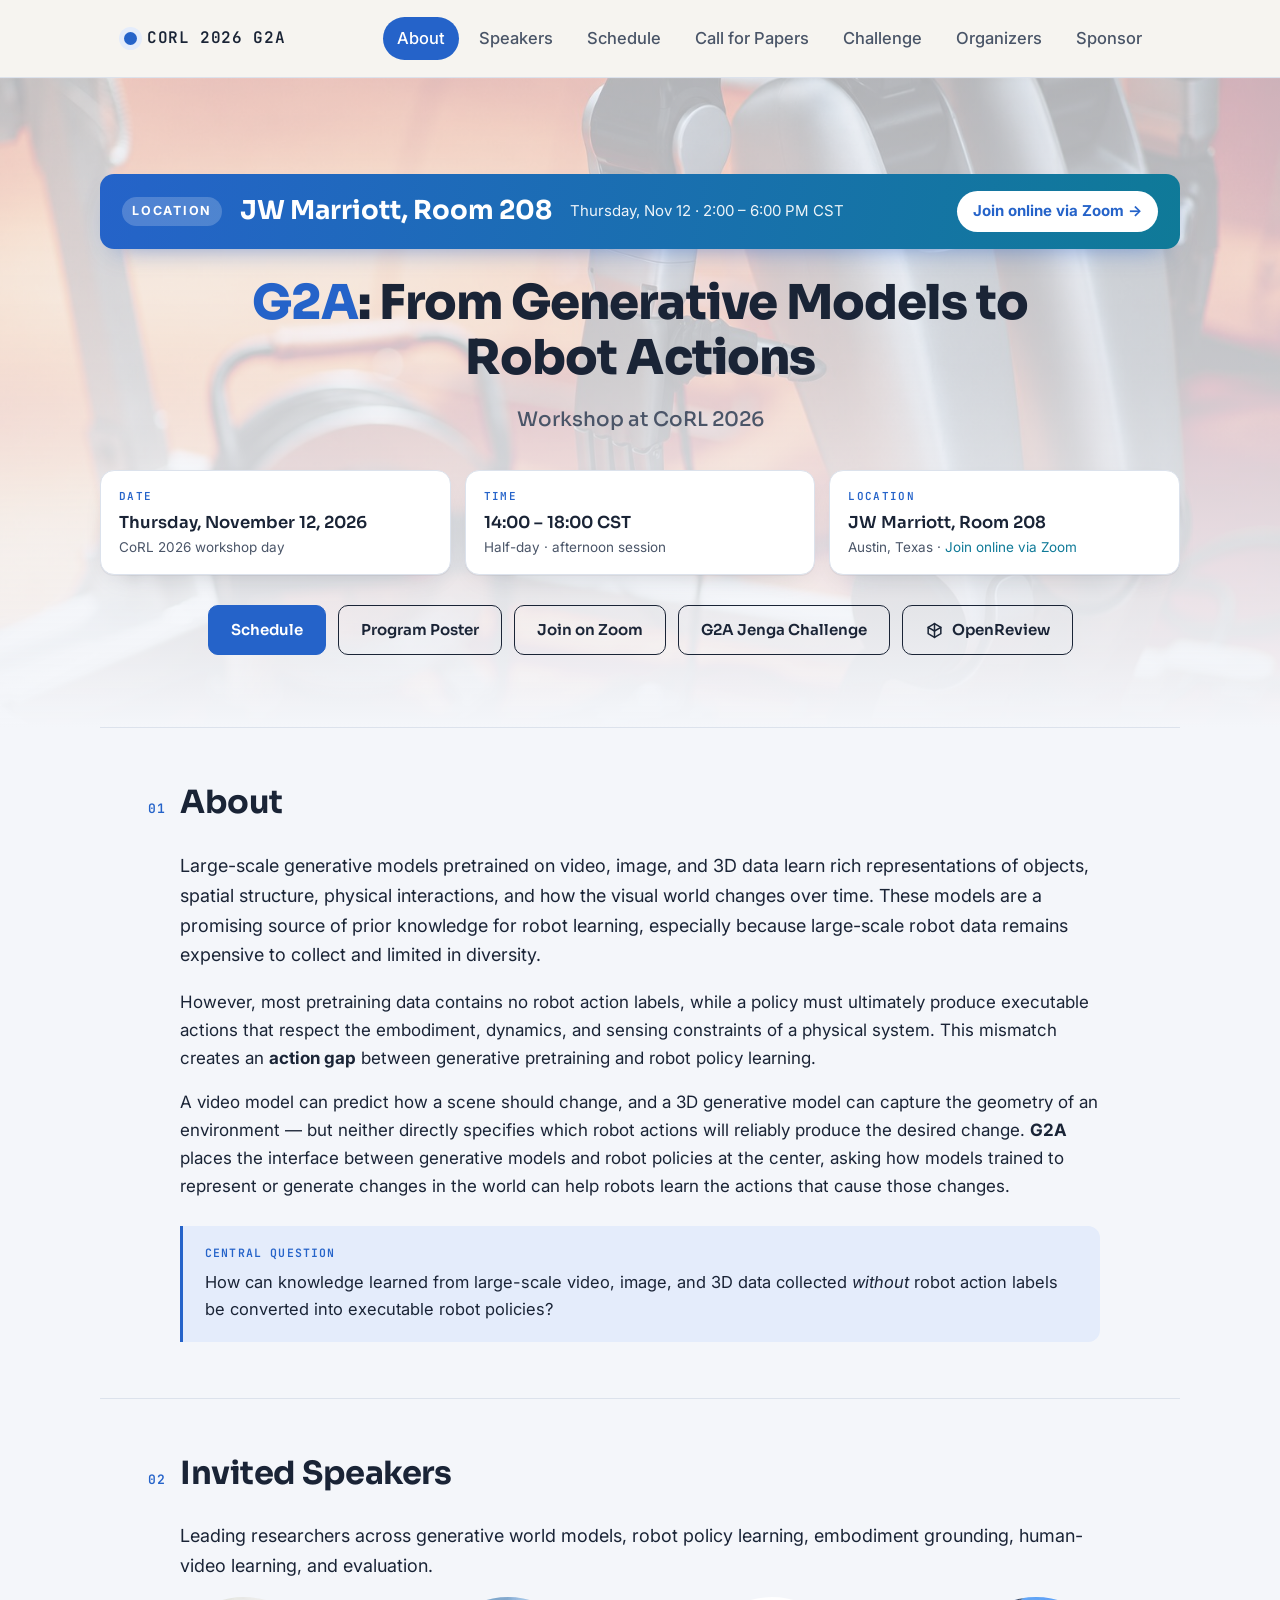
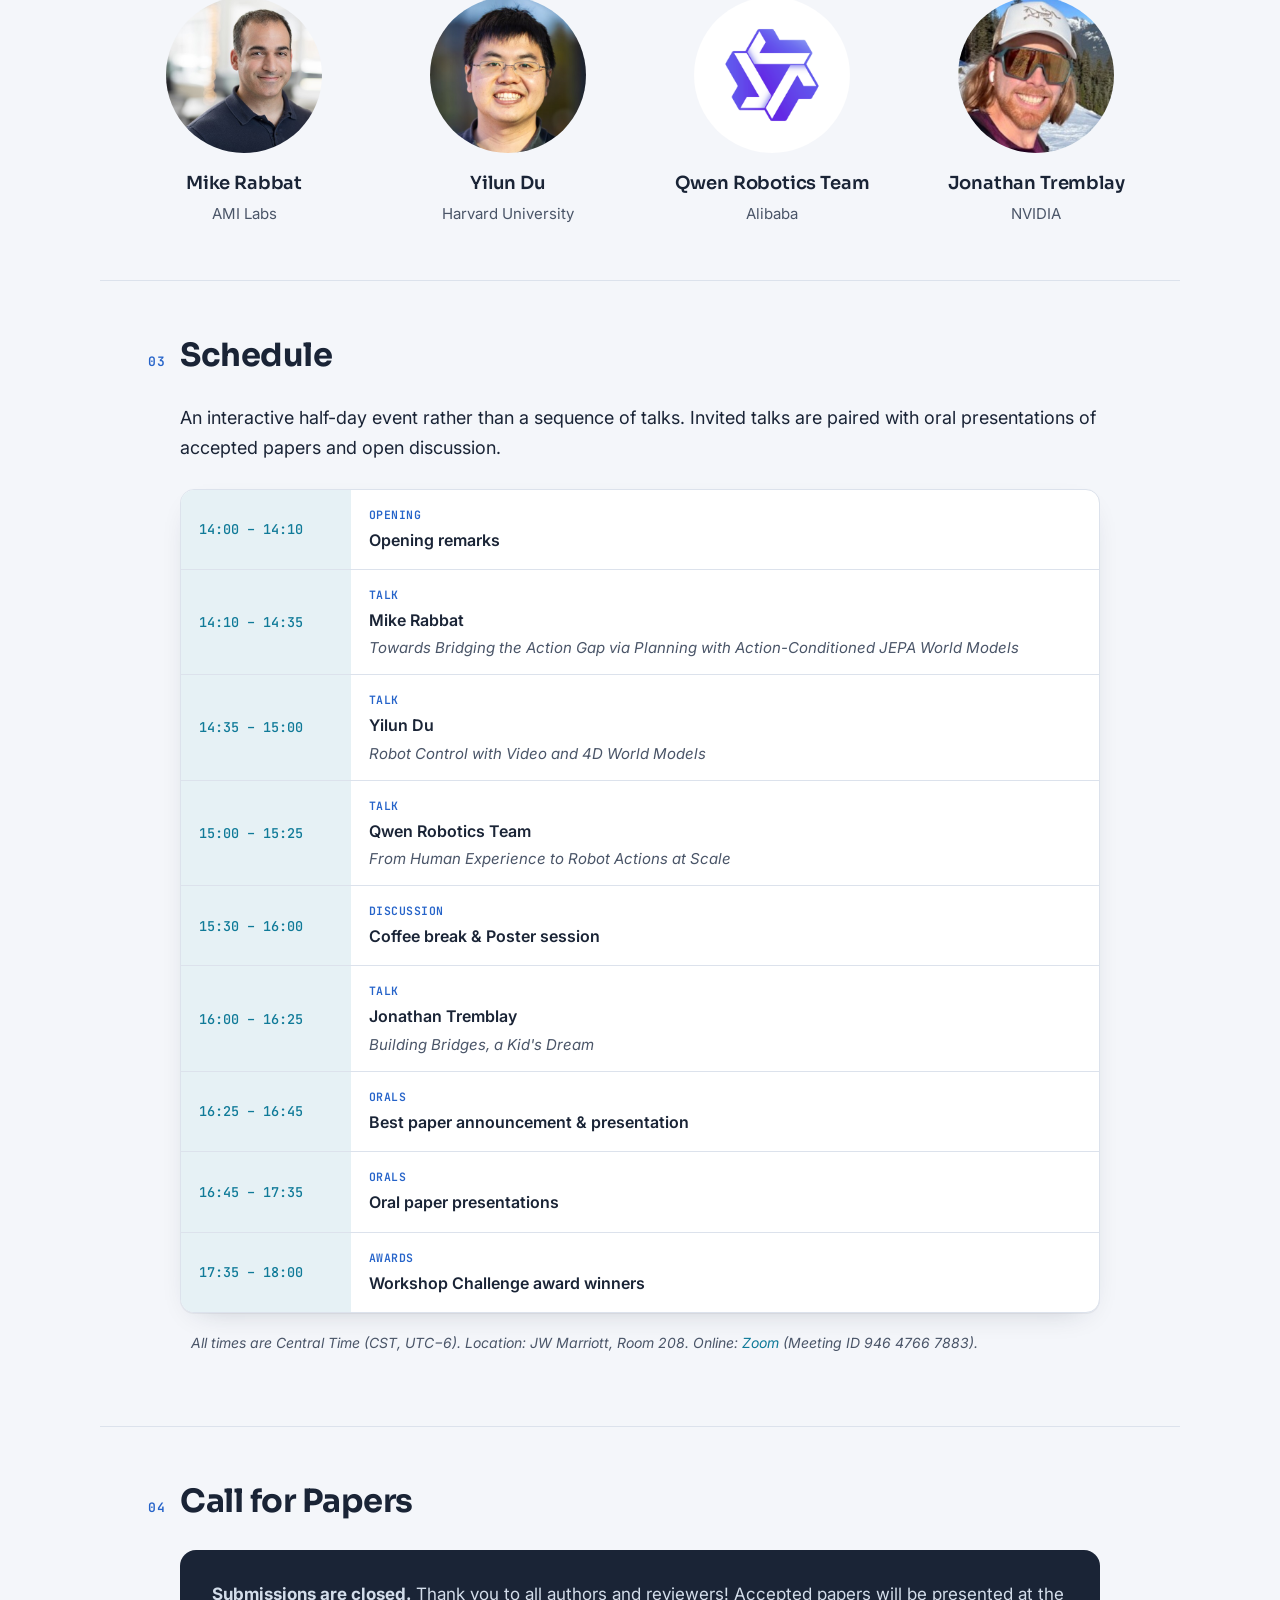
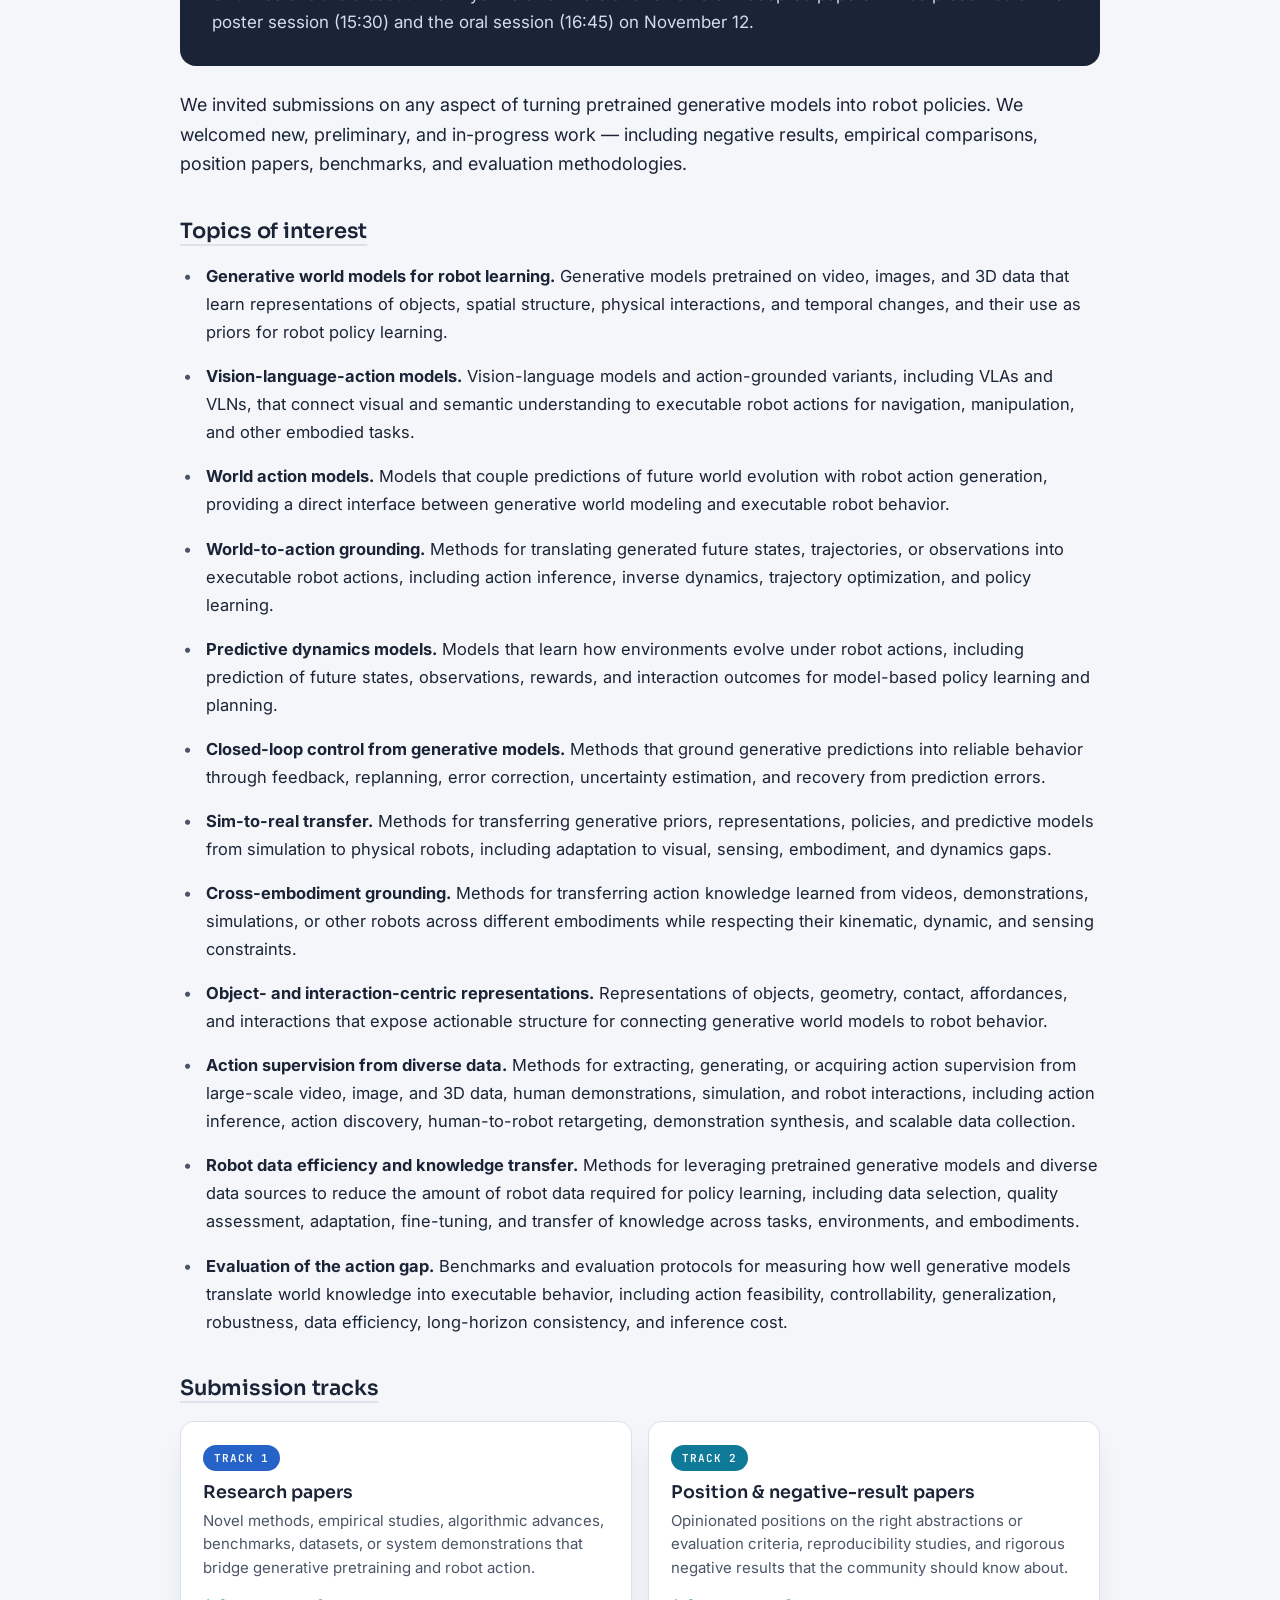
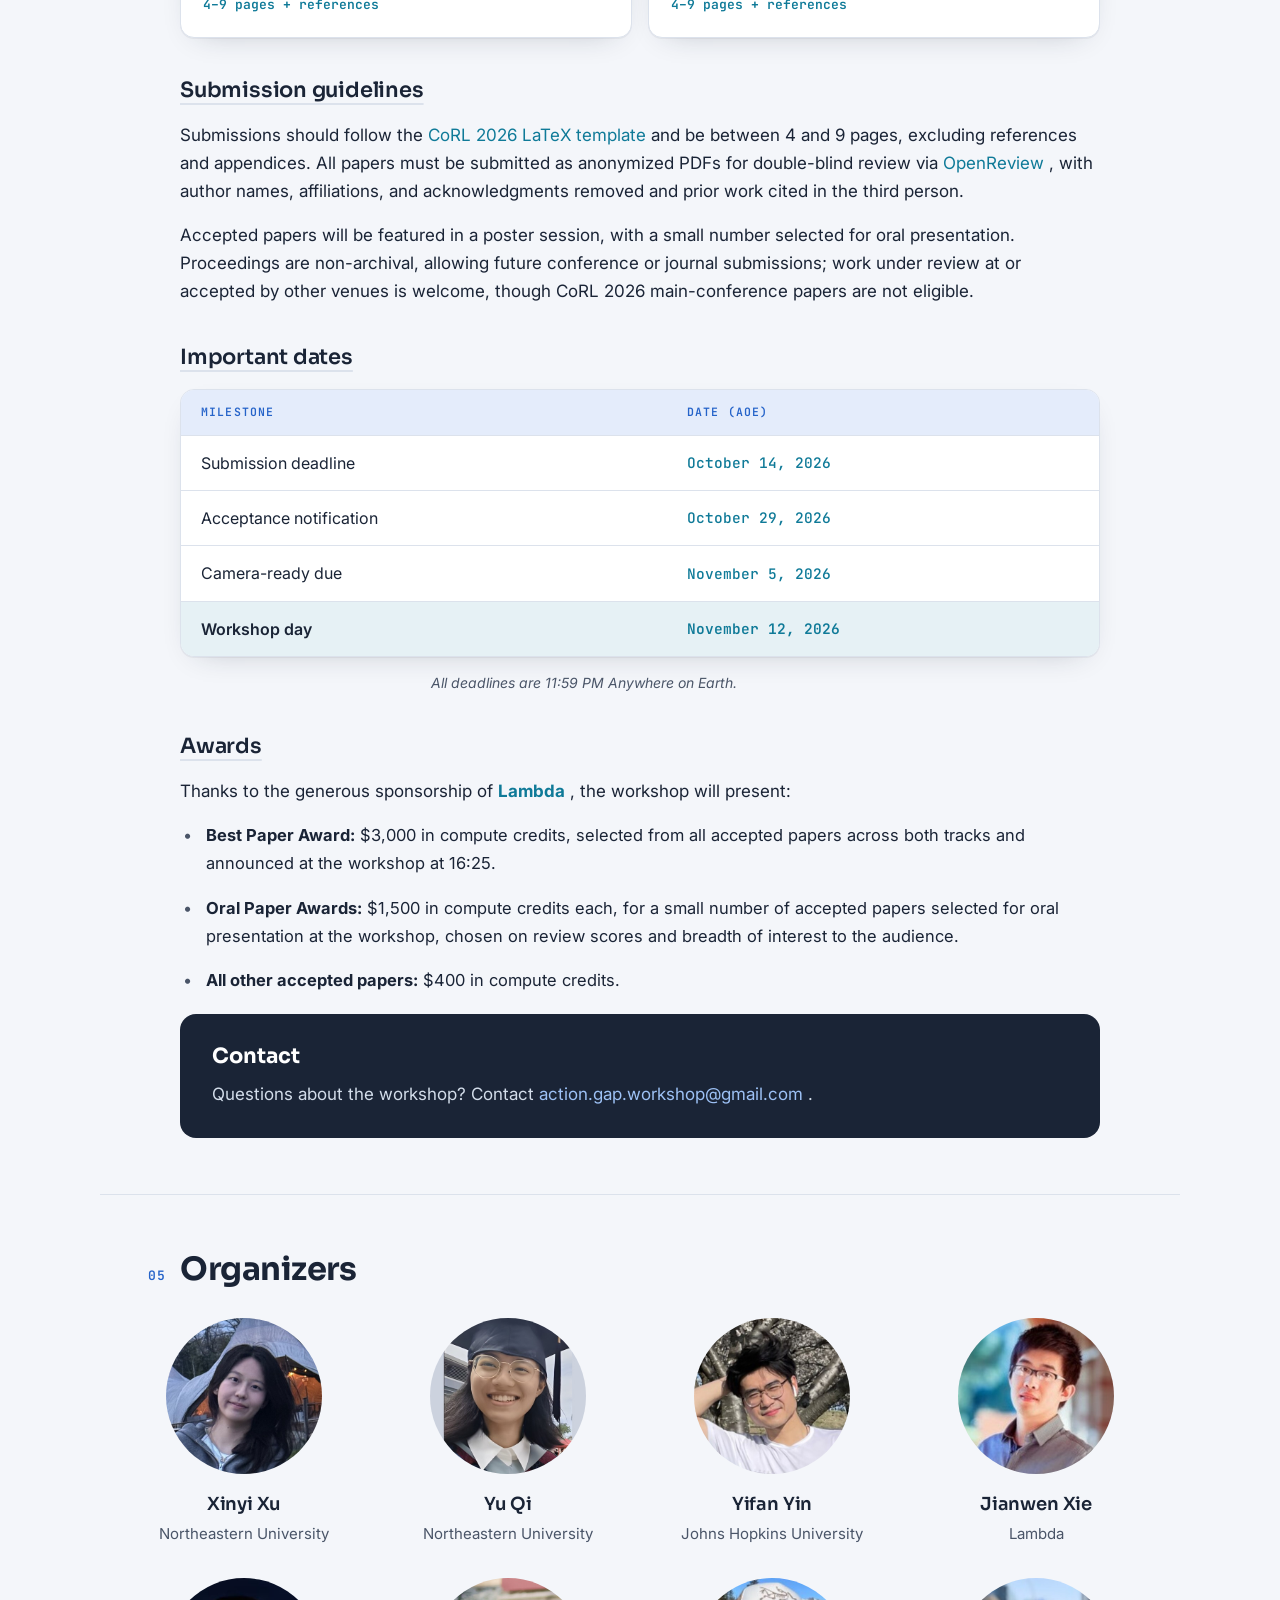
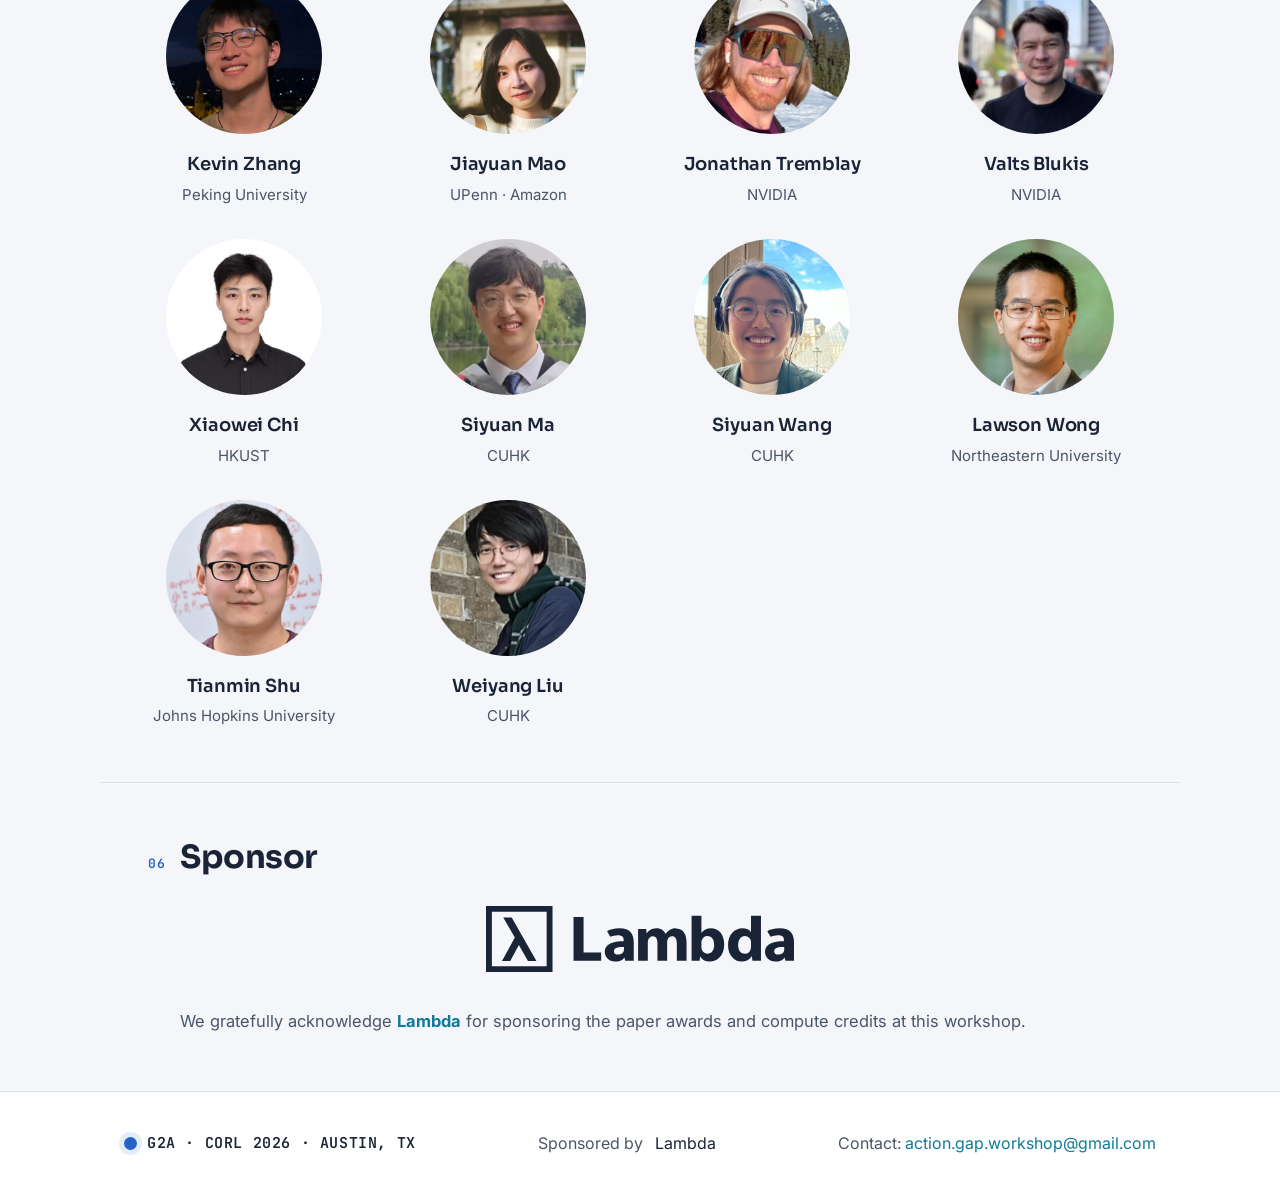
<file: index.html>
<!DOCTYPE html>
<html lang="en">

<head>
  <meta charset="UTF-8">
  <meta name="viewport" content="width=device-width, initial-scale=1.0">

  <title>G2A: From Generative Models to Robot Actions | CoRL 2026 Workshop</title>

  <meta
    name="description"
    content="G2A: From Generative Models to Robot Actions — a workshop at CoRL 2026, November 12, 2026, Austin, Texas."
  >

  <link rel="preconnect" href="https://fonts.googleapis.com">
  <link rel="preconnect" href="https://fonts.gstatic.com" crossorigin>

  <link
    href="https://fonts.googleapis.com/css2?family=Sora:wght@400;500;600;700;800&family=Inter:wght@400;500;600;700&family=JetBrains+Mono:wght@400;500;600&display=swap"
    rel="stylesheet"
  >

  <link rel="stylesheet" href="assets/style.css">
</head>


<body>


<!-- =========================================================
     NAVIGATION
     ========================================================= -->

<nav>

  <div class="nav-inner">

    <a class="brand" href="#">
      <span class="dot"></span>
      CoRL&nbsp;2026&nbsp;G2A
    </a>


    <button
      class="nav-toggle"
      aria-label="Menu"
      onclick="document.getElementById('nl').classList.toggle('open')"
    >
      &#9776;
    </button>


    <div class="nav-links" id="nl">

      <a href="#about">
        About
      </a>

      <a href="#speakers">
        Speakers
      </a>

      <a href="#schedule">
        Schedule
      </a>

      <a href="#papers">
        Call for Papers
      </a>

      <a href="challenge.html">
        Challenge
      </a>

      <a href="#committee">
        Organizers
      </a>

      <a href="#sponsor">
        Sponsor
      </a>

    </div>

  </div>

</nav>


<main>


  <!-- =========================================================
       HERO
       ========================================================= -->

  <header class="hero">
    <div class="where-banner">
      <span class="wb-k">Location</span>
      <span class="wb-v">JW Marriott, Room 208</span>
      <span class="wb-t">Thursday, Nov 12 · 2:00 – 6:00 PM CST</span>
      <a class="wb-z" href="https://JHUBlueJays.zoom.us/j/94647667883?pwd=bH1EzJj9wfybVkAmCwLMLSc4nSMwQS.1" target="_blank" rel="noopener">Join online via Zoom &rarr;</a>
    </div>


    <h1>
      <span class="g2a">G2A</span>:
      From Generative Models to Robot Actions
    </h1>

    <p class="sub">
      Workshop at CoRL 2026
    </p>



    <div class="hero-facts">

      <div class="fact">

        <span class="lbl">
          Date
        </span>

        <span class="val">
          Thursday, November&nbsp;12, 2026
        </span>

        <span class="note">
          CoRL 2026 workshop day
        </span>

      </div>


      <div class="fact">

        <span class="lbl">
          Time
        </span>

        <span class="val">
          14:00 – 18:00 CST
        </span>

        <span class="note">
          Half-day · afternoon session
        </span>

      </div>


      <div class="fact">

        <span class="lbl">
          Location
        </span>

        <span class="val">
          JW Marriott, Room 208
        </span>

        <span class="note">
          Austin, Texas · <a href="https://JHUBlueJays.zoom.us/j/94647667883?pwd=bH1EzJj9wfybVkAmCwLMLSc4nSMwQS.1" target="_blank" rel="noopener">Join online via Zoom</a>
        </span>

      </div>

    </div>


    <div class="cta-row">

      <a
        href="#schedule"
        class="btn btn-primary"
      >
        Schedule
      </a>


      <a
        href="assets/G2A_program_poster.pdf"
        class="btn btn-ghost"
        target="_blank"
        rel="noopener"
      >
        Program Poster
      </a>


      <a
        href="https://JHUBlueJays.zoom.us/j/94647667883?pwd=bH1EzJj9wfybVkAmCwLMLSc4nSMwQS.1"
        class="btn btn-ghost"
        target="_blank"
        rel="noopener"
      >
        Join on Zoom
      </a>


      <a
        href="challenge.html"
        class="btn btn-ghost"
      >
        G2A Jenga Challenge
      </a>


      <a
        class="btn btn-ghost"
        href="https://openreview.net/group?id=robot-learning.org/CoRL/2026/Workshop/TAG"
        target="_blank"
        rel="noopener"
      >

        <svg
          class="icon"
          viewBox="0 0 24 24"
          fill="none"
          stroke="currentColor"
          stroke-width="1.9"
          stroke-linecap="round"
          stroke-linejoin="round"
          aria-hidden="true"
        >
          <path d="M12 3.2 4 8v8l8 4.8 8-4.8V8z"></path>
          <path d="M12 3.2v17.6"></path>
          <path d="M4 8l8 4.6L20 8"></path>
        </svg>

        OpenReview

      </a>

    </div>

  </header>


  <!-- =========================================================
       01 ABOUT
       ========================================================= -->

  <section id="about">

    <div class="sec-head">
      <span class="sec-num">01</span>
      <h2>About</h2>
    </div>


    <p class="lead">
      Large-scale generative models pretrained on video, image, and 3D data
      learn rich representations of objects, spatial structure, physical
      interactions, and how the visual world changes over time. These models
      are a promising source of prior knowledge for robot learning, especially
      because large-scale robot data remains expensive to collect and limited
      in diversity.
    </p>


    <p
      class="prose"
      style="margin-top:18px;"
    >
      However, most pretraining data contains no robot action labels, while a
      policy must ultimately produce executable actions that respect the
      embodiment, dynamics, and sensing constraints of a physical system.
      This mismatch creates an <b>action gap</b> between generative pretraining
      and robot policy learning.
    </p>


    <p class="prose">
      A video model can predict how a scene should change, and a 3D generative
      model can capture the geometry of an environment — but neither directly
      specifies which robot actions will reliably produce the desired change.
      <b>G2A</b> places the interface between generative models and robot
      policies at the center, asking how models trained to represent or
      generate changes in the world can help robots learn the actions that
      cause those changes.
    </p>


    <div class="callout">

      <span class="k">
        Central question
      </span>

      <p>
        How can knowledge learned from large-scale video, image, and 3D data
        collected <i>without</i> robot action labels be converted into
        executable robot policies?
      </p>

    </div>

  </section>


  <!-- =========================================================
       02 INVITED SPEAKERS
       ========================================================= -->

  <section id="speakers">

    <div class="sec-head">
      <span class="sec-num">02</span>
      <h2>Invited Speakers</h2>
    </div>


    <p class="lead">
      Leading researchers across generative world models, robot policy
      learning, embodiment grounding, human-video learning, and evaluation.
    </p>


    <div class="spk-grid">


      <figure class="spk">

        <img
          src="assets/speakers/mike-rabbat.jpg"
          alt="Mike Rabbat"
          width="156"
          height="156"
          loading="lazy"
        >

        <figcaption>
          <span class="nm">Mike Rabbat</span>
          <span class="aff">AMI Labs</span>
        </figcaption>

      </figure>


      <figure class="spk">

        <img
          src="assets/speakers/yilun-du.jpg"
          alt="Yilun Du"
          width="156"
          height="156"
          loading="lazy"
        >

        <figcaption>
          <span class="nm">Yilun Du</span>
          <span class="aff">Harvard University</span>
        </figcaption>

      </figure>


      <figure class="spk">

        <img
          src="assets/speakers/qwen.png"
          alt="Qwen"
          width="156"
          height="156"
          loading="lazy"
        >

        <figcaption>
          <span class="nm">Qwen Robotics Team</span>
          <span class="aff">Alibaba</span>
        </figcaption>

      </figure>


      <figure class="spk">

        <img
          src="assets/speakers/jonathan-tremblay.jpg"
          alt="Jonathan Tremblay"
          width="156"
          height="156"
          loading="lazy"
        >

        <figcaption>
          <span class="nm">Jonathan Tremblay</span>
          <span class="aff">NVIDIA</span>
        </figcaption>

      </figure>


    </div>

  </section>


  <!-- =========================================================
       03 SCHEDULE
       ========================================================= -->

  <section id="schedule">

    <div class="sec-head">
      <span class="sec-num">03</span>
      <h2>Schedule</h2>
    </div>


    <p class="lead">
      An interactive half-day event rather than a sequence of talks. Invited
      talks are paired with oral presentations of accepted papers and open
      discussion.
    </p>


    <div
      class="sched"
      style="margin-top:26px;"
    >

      <div class="sched-row">
        <div class="t">14:00 – 14:10</div>

        <div class="d">
          <span class="sched-tag">Opening</span>
          <b>Opening remarks</b>
        </div>
      </div>


      <div class="sched-row">
        <div class="t">14:10 – 14:35</div>

        <div class="d">
          <span class="sched-tag">Talk</span>
          <b>Mike Rabbat</b>
          <span class="talk-title">Towards Bridging the Action Gap via Planning with Action-Conditioned JEPA World Models</span>
        </div>
      </div>


      <div class="sched-row">
        <div class="t">14:35 – 15:00</div>

        <div class="d">
          <span class="sched-tag">Talk</span>
          <b>Yilun Du</b>
          <span class="talk-title">Robot Control with Video and 4D World Models</span>
        </div>
      </div>


      <div class="sched-row">
        <div class="t">15:00 – 15:25</div>

        <div class="d">
          <span class="sched-tag">Talk</span>
          <b>Qwen Robotics Team</b>
          <span class="talk-title">From Human Experience to Robot Actions at Scale</span>
        </div>
      </div>


      <div class="sched-row">
        <div class="t">15:30 – 16:00</div>

        <div class="d">
          <span class="sched-tag">Discussion</span>
          <b>Coffee break &amp; Poster session</b>
        </div>
      </div>


      <div class="sched-row">
        <div class="t">16:00 – 16:25</div>

        <div class="d">
          <span class="sched-tag">Talk</span>
          <b>Jonathan Tremblay</b>
          <span class="talk-title">Building Bridges, a Kid's Dream</span>
        </div>
      </div>


      <div class="sched-row">
        <div class="t">16:25 – 16:45</div>

        <div class="d">
          <span class="sched-tag">Orals</span>
          <b>Best paper announcement &amp; presentation</b>
        </div>
      </div>


      <div class="sched-row">
        <div class="t">16:45 – 17:35</div>

        <div class="d">
          <span class="sched-tag">Orals</span>
          <b>Oral paper presentations</b>
        </div>
      </div>


      <div class="sched-row">
        <div class="t">17:35 – 18:00</div>

        <div class="d">
          <span class="sched-tag">Awards</span>
          <b>Workshop Challenge award winners</b>
        </div>
      </div>

    </div>


    <p class="sched-note">
      All times are Central Time (CST, UTC−6). Location: JW Marriott, Room 208. Online: <a href="https://JHUBlueJays.zoom.us/j/94647667883?pwd=bH1EzJj9wfybVkAmCwLMLSc4nSMwQS.1" target="_blank" rel="noopener">Zoom</a> (Meeting ID 946 4766 7883).
    </p>

  </section>


  <!-- =========================================================
       04 CALL FOR PAPERS
       ========================================================= -->

  <section id="papers">

    <div class="sec-head">
      <span class="sec-num">04</span>
      <h2>Call for Papers</h2>
    </div>


    <div class="cfp-box" style="margin-bottom:24px;">
      <p>
        <b>Submissions are closed.</b> Thank you to all authors and reviewers!
        Accepted papers will be presented at the poster session (15:30) and
        the oral session (16:45) on November 12.
      </p>
    </div>


    <p class="lead">
      We invited submissions on any aspect of turning pretrained generative
      models into robot policies. We welcomed new, preliminary, and in-progress
      work — including negative results, empirical comparisons, position
      papers, benchmarks, and evaluation methodologies.
    </p>


    <h3 class="sub-head">
      Topics of interest
    </h3>


    <ul class="topic-list">

      <li>
        <b>Generative world models for robot learning.</b>
        Generative models pretrained on video, images, and 3D data that learn
        representations of objects, spatial structure, physical interactions,
        and temporal changes, and their use as priors for robot policy learning.
      </li>

      <li>
        <b>Vision-language-action models.</b>
        Vision-language models and action-grounded variants, including VLAs
        and VLNs, that connect visual and semantic understanding to executable
        robot actions for navigation, manipulation, and other embodied tasks.
      </li>

      <li>
        <b>World action models.</b>
        Models that couple predictions of future world evolution with robot
        action generation, providing a direct interface between generative
        world modeling and executable robot behavior.
      </li>

      <li>
        <b>World-to-action grounding.</b>
        Methods for translating generated future states, trajectories, or
        observations into executable robot actions, including action inference,
        inverse dynamics, trajectory optimization, and policy learning.
      </li>

      <li>
        <b>Predictive dynamics models.</b>
        Models that learn how environments evolve under robot actions,
        including prediction of future states, observations, rewards, and
        interaction outcomes for model-based policy learning and planning.
      </li>

      <li>
        <b>Closed-loop control from generative models.</b>
        Methods that ground generative predictions into reliable behavior
        through feedback, replanning, error correction, uncertainty
        estimation, and recovery from prediction errors.
      </li>

      <li>
        <b>Sim-to-real transfer.</b>
        Methods for transferring generative priors, representations, policies,
        and predictive models from simulation to physical robots, including
        adaptation to visual, sensing, embodiment, and dynamics gaps.
      </li>

      <li>
        <b>Cross-embodiment grounding.</b>
        Methods for transferring action knowledge learned from videos,
        demonstrations, simulations, or other robots across different
        embodiments while respecting their kinematic, dynamic, and sensing
        constraints.
      </li>

      <li>
        <b>Object- and interaction-centric representations.</b>
        Representations of objects, geometry, contact, affordances, and
        interactions that expose actionable structure for connecting generative
        world models to robot behavior.
      </li>

      <li>
        <b>Action supervision from diverse data.</b>
        Methods for extracting, generating, or acquiring action supervision
        from large-scale video, image, and 3D data, human demonstrations,
        simulation, and robot interactions, including action inference, action
        discovery, human-to-robot retargeting, demonstration synthesis, and
        scalable data collection.
      </li>

      <li>
        <b>Robot data efficiency and knowledge transfer.</b>
        Methods for leveraging pretrained generative models and diverse data
        sources to reduce the amount of robot data required for policy learning,
        including data selection, quality assessment, adaptation, fine-tuning,
        and transfer of knowledge across tasks, environments, and embodiments.
      </li>

      <li>
        <b>Evaluation of the action gap.</b>
        Benchmarks and evaluation protocols for measuring how well generative
        models translate world knowledge into executable behavior, including
        action feasibility, controllability, generalization, robustness, data
        efficiency, long-horizon consistency, and inference cost.
      </li>

    </ul>


    <h3 class="sub-head">
      Submission tracks
    </h3>


    <div class="track-grid">


      <div class="track">

        <span class="tag">
          Track 1
        </span>

        <h4>
          Research papers
        </h4>

        <p>
          Novel methods, empirical studies, algorithmic advances, benchmarks,
          datasets, or system demonstrations that bridge generative pretraining
          and robot action.
        </p>

        <span class="len">
          4–9 pages + references
        </span>

      </div>


      <div class="track">

        <span class="tag">
          Track 2
        </span>

        <h4>
          Position &amp; negative-result papers
        </h4>

        <p>
          Opinionated positions on the right abstractions or evaluation
          criteria, reproducibility studies, and rigorous negative results that
          the community should know about.
        </p>

        <span class="len">
          4–9 pages + references
        </span>

      </div>


    </div>


    <h3 class="sub-head">
      Submission guidelines
    </h3>


    <p class="prose">

      Submissions should follow the

      <a
        href="https://drive.google.com/file/d/1R9irIW0ImqeDHh5g8Ukm2XGy91sWxOsQ/view?usp=drive_link"
        target="_blank"
        rel="noopener"
      >
        CoRL 2026 LaTeX template
      </a>

      and be between 4 and 9 pages, excluding references and appendices.

      All papers must be submitted as anonymized PDFs for double-blind review
      via

      <a
        href="https://openreview.net/group?id=robot-learning.org/CoRL/2026/Workshop/TAG"
        target="_blank"
        rel="noopener"
      >
        OpenReview
      </a>,

      with author names, affiliations, and acknowledgments removed and prior
      work cited in the third person.

    </p>


    <p class="prose">
      Accepted papers will be featured in a poster session, with a small number
      selected for oral presentation. Proceedings are non-archival, allowing
      future conference or journal submissions; work under review at or
      accepted by other venues is welcome, though CoRL 2026 main-conference
      papers are not eligible.
    </p>


    <h3 class="sub-head">
      Important dates
    </h3>


    <div class="dates-wrap">

      <table class="dates">

        <thead>

          <tr>
            <th>Milestone</th>
            <th>Date (AoE)</th>
          </tr>

        </thead>


        <tbody>

          <tr>
            <td>Submission deadline</td>
            <td class="dt">October 14, 2026</td>
          </tr>

          <tr>
            <td>Acceptance notification</td>
            <td class="dt">October 29, 2026</td>
          </tr>

          <tr>
            <td>Camera-ready due</td>
            <td class="dt">November 5, 2026</td>
          </tr>

          <tr class="hl">
            <td>Workshop day</td>
            <td class="dt">November 12, 2026</td>
          </tr>

        </tbody>

      </table>

    </div>


    <p class="dates-note">
      All deadlines are 11:59 PM Anywhere on Earth.
    </p>


    <h3 class="sub-head">
      Awards
    </h3>


    <p class="prose">

      Thanks to the generous sponsorship of

      <a
        href="https://lambda.ai/"
        target="_blank"
        rel="noopener"
      >
        <b>Lambda</b>
      </a>,

      the workshop will present:

    </p>


    <ul class="topic-list">

      <li>
        <b>Best Paper Award:</b>
        $3,000 in compute credits, selected from all accepted papers across
        both tracks and announced at the workshop at 16:25.
      </li>

      <li>
        <b>Oral Paper Awards:</b>
        $1,500 in compute credits each, for a small number of accepted papers
        selected for oral presentation at the workshop, chosen on review scores
        and breadth of interest to the audience.
      </li>

      <li>
        <b>All other accepted papers:</b>
        $400 in compute credits.
      </li>

    </ul>


    <div class="cfp-box">

      <h3>
        Contact
      </h3>

      <p>
        Questions about the workshop? Contact
        <a href="mailto:action.gap.workshop@gmail.com">
          action.gap.workshop@gmail.com
        </a>.
      </p>

    </div>

  </section>




  <!-- =========================================================
       05 ORGANIZERS
       ========================================================= -->

  <section id="committee">

    <div class="sec-head">
      <span class="sec-num">05</span>
      <h2>Organizers</h2>
    </div>


    <div class="spk-grid org-grid">


      <figure class="spk">

        <img
          src="assets/organizers/xinyi-xu.jpg"
          alt="Xinyi Xu"
          width="156"
          height="156"
          loading="lazy"
        >

        <figcaption>

          <a
            class="nm"
            href="https://XinyiXu-0214.github.io"
            target="_blank"
            rel="noopener"
          >
            Xinyi Xu
          </a>

          <span class="aff">
            Northeastern University
          </span>

        </figcaption>

      </figure>


      <figure class="spk">

        <img
          src="assets/organizers/yu-qi.jpg"
          alt="Yu Qi"
          width="156"
          height="156"
          loading="lazy"
        >

        <figcaption>

          <a
            class="nm"
            href="https://yqi19.github.io/"
            target="_blank"
            rel="noopener"
          >
            Yu Qi
          </a>

          <span class="aff">
            Northeastern University
          </span>

        </figcaption>

      </figure>


      <figure class="spk">

        <img
          src="assets/organizers/yifan-yin.jpg"
          alt="Yifan Yin"
          width="156"
          height="156"
          loading="lazy"
        >

        <figcaption>

          <a
            class="nm"
            href="https://yifanyin11.github.io/"
            target="_blank"
            rel="noopener"
          >
            Yifan Yin
          </a>

          <span class="aff">
            Johns Hopkins University
          </span>

        </figcaption>

      </figure>


      <figure class="spk">

        <img
          src="assets/organizers/jianwen-xie.jpg"
          alt="Jianwen Xie"
          width="156"
          height="156"
          loading="lazy"
        >

        <figcaption>

          <a
            class="nm"
            href="https://scholar.google.com/citations?user=O3p4CIQAAAAJ&hl=en"
            target="_blank"
            rel="noopener"
          >
            Jianwen Xie
          </a>

          <span class="aff">
            Lambda
          </span>

        </figcaption>

      </figure>


      <figure class="spk">

        <img
          src="assets/organizers/kevin-zhang.jpg"
          alt="Kevin Zhang"
          width="156"
          height="156"
          loading="lazy"
        >

        <figcaption>

          <a
            class="nm"
            href="https://scholar.google.com/citations?user=TJAXRy8AAAAJ&hl=en"
            target="_blank"
            rel="noopener"
          >
            Kevin Zhang
          </a>

          <span class="aff">
            Peking University
          </span>

        </figcaption>

      </figure>


      <figure class="spk">

        <img
          src="assets/organizers/jiayuan-mao.jpg"
          alt="Jiayuan Mao"
          width="156"
          height="156"
          loading="lazy"
        >

        <figcaption>

          <a
            class="nm"
            href="https://jiayuanm.com/"
            target="_blank"
            rel="noopener"
          >
            Jiayuan Mao
          </a>

          <span class="aff">
            UPenn · Amazon
          </span>

        </figcaption>

      </figure>


      <figure class="spk">

        <img
          src="assets/organizers/jonathan-tremblay.jpg"
          alt="Jonathan Tremblay"
          width="156"
          height="156"
          loading="lazy"
        >

        <figcaption>

          <a
            class="nm"
            href="https://jtremblay.org/"
            target="_blank"
            rel="noopener"
          >
            Jonathan Tremblay
          </a>

          <span class="aff">
            NVIDIA
          </span>

        </figcaption>

      </figure>


      <figure class="spk">

        <img
          src="assets/organizers/valts-blukis.jpg"
          alt="Valts Blukis"
          width="156"
          height="156"
          loading="lazy"
        >

        <figcaption>

          <a
            class="nm"
            href="https://www.linkedin.com/in/valtsblukis"
            target="_blank"
            rel="noopener"
          >
            Valts Blukis
          </a>

          <span class="aff">
            NVIDIA
          </span>

        </figcaption>

      </figure>




      <figure class="spk">

        <img
          src="assets/organizers/xiaowei-chi.jpg"
          alt="Xiaowei Chi"
          width="156"
          height="156"
          loading="lazy"
        >

        <figcaption>

          <a
            class="nm"
            href="https://litwellchi.github.io/"
            target="_blank"
            rel="noopener"
          >
            Xiaowei Chi
          </a>

          <span class="aff">
            HKUST
          </span>

        </figcaption>

      </figure>


      <figure class="spk">

        <img
          src="assets/organizers/siyuan-ma.jpg"
          alt="Siyuan Ma"
          width="156"
          height="156"
          loading="lazy"
        >

        <figcaption>

          <a
            class="nm"
            href="https://SiyuanMaCS.github.io"
            target="_blank"
            rel="noopener"
          >
            Siyuan Ma
          </a>

          <span class="aff">
            CUHK
          </span>

        </figcaption>

      </figure>


      <figure class="spk">

        <img
          src="assets/organizers/siyuan-wang.jpg"
          alt="Siyuan Wang"
          width="156"
          height="156"
          loading="lazy"
        >

        <figcaption>

          <a
            class="nm"
            href="https://siyuanwangw.github.io/"
            target="_blank"
            rel="noopener"
          >
            Siyuan Wang
          </a>

          <span class="aff">
            CUHK
          </span>

        </figcaption>

      </figure>


      <figure class="spk">

        <img
          src="assets/organizers/lawson-wong.jpg"
          alt="Lawson Wong"
          width="156"
          height="156"
          loading="lazy"
        >

        <figcaption>

          <a
            class="nm"
            href="https://www.ccs.neu.edu/home/lsw/"
            target="_blank"
            rel="noopener"
          >
            Lawson Wong
          </a>

          <span class="aff">
            Northeastern University
          </span>

        </figcaption>

      </figure>


      <figure class="spk">

        <img
          src="assets/organizers/tianmin-shu.jpg"
          alt="Tianmin Shu"
          width="156"
          height="156"
          loading="lazy"
        >

        <figcaption>

          <a
            class="nm"
            href="https://www.tshu.io/"
            target="_blank"
            rel="noopener"
          >
            Tianmin Shu
          </a>

          <span class="aff">
            Johns Hopkins University
          </span>

        </figcaption>

      </figure>


      <figure class="spk">

        <img
          src="assets/organizers/weiyang-liu.jpg"
          alt="Weiyang Liu"
          width="156"
          height="156"
          loading="lazy"
        >

        <figcaption>

          <a
            class="nm"
            href="https://wyliu.com/"
            target="_blank"
            rel="noopener"
          >
            Weiyang Liu
          </a>

          <span class="aff">
            CUHK
          </span>

        </figcaption>

      </figure>


    </div>

  </section>


  <!-- =========================================================
       06 SPONSOR
       ========================================================= -->

  <section id="sponsor">

    <div class="sec-head">
      <span class="sec-num">06</span>
      <h2>Sponsor</h2>
    </div>


    <div class="sponsor-block">

      <a
        class="sponsor-mark"
        href="https://lambda.ai/"
        target="_blank"
        rel="noopener"
      >

        <svg
          class="lambda-logo"
          role="img"
          aria-label="Lambda"
          viewBox="0 0 196 42"
          xmlns="http://www.w3.org/2000/svg"
        >

          <path d="M94.0212 22.9599C94.0212 18.203 91.8203 14.2378 84.9883 14.2378C81.263 14.2378 78.4559 15.2323 77.0335 16.0177L79.0685 19.6155C80.3952 19.0011 82.1689 18.545 83.8592 18.545C86.9978 18.545 87.5845 20.0716 87.5845 21.1483V22.3772C80.9565 22.3772 75.5663 23.9164 75.5663 29.1674C75.5663 32.3915 78.0351 35.3685 82.188 35.3685C84.6183 35.3685 86.7108 34.5007 88.0502 32.8918H88.178L88.5544 34.9188H94.0212V22.9662V22.9599ZM87.8017 26.089V27.5522C87.8017 27.9259 87.7568 28.2933 87.6738 28.6226C87.2594 29.9022 85.9581 30.9409 84.363 30.9409C82.9406 30.9409 81.4416 30.4975 81.4289 28.8824C81.448 26.317 84.2737 26.0826 87.7953 26.0826L87.8017 26.089Z" fill="currentColor"/>

          <path d="M151.582 24.4359C151.627 18.2411 148.086 14.2316 143.263 14.2316C140.463 14.2316 138.364 15.3464 137.165 17.0819H137.082V6.26953H130.83V34.8872H135.972L136.22 32.0749H136.303C137.745 34.4692 140.01 35.3369 142.357 35.3369C146.97 35.3369 151.582 31.7012 151.582 24.4295V24.4359ZM140.877 30.3773C139.066 30.3773 137.624 29.0978 137.209 27.4066C137.126 27.0772 137.088 26.7035 137.088 26.2918V23.3211C137.088 22.9093 137.126 22.5356 137.209 22.1619C137.624 20.344 139.187 19.0645 140.877 19.0645C143.799 19.0645 145.203 21.5412 145.203 24.6829C145.203 28.3187 143.557 30.3837 140.877 30.3837V30.3773Z" fill="currentColor"/>

          <path d="M196 22.9599C196 18.203 193.793 14.2378 186.967 14.2378C183.241 14.2378 180.435 15.2323 179.012 16.0177L181.047 19.6155C182.374 19.0011 184.147 18.545 185.838 18.545C188.977 18.545 189.563 20.0716 189.563 21.1483V22.3772C182.935 22.3772 177.545 23.9164 177.545 29.1674C177.545 32.3915 180.02 35.3685 184.166 35.3685C186.597 35.3685 188.689 34.5007 190.029 32.8918H190.156L190.533 34.9188H196V22.9662V22.9599ZM189.786 27.5522C189.786 27.9259 189.742 28.2933 189.659 28.6226C189.238 29.9022 187.943 30.9409 186.348 30.9409C184.925 30.9409 183.426 30.4975 183.42 28.8824C183.433 26.317 186.265 26.0826 189.78 26.0826V27.5522H189.786Z" fill="currentColor"/>

          <path d="M168.639 6.26367V16.506H168.556C167.638 15.0998 165.673 14.232 163.172 14.232C158.292 14.232 153.993 18.1655 154.031 24.9874C154.031 31.2709 157.909 35.3627 162.751 35.3627C165.379 35.3627 167.842 34.2036 169.137 31.9296H169.22L169.513 34.9067H174.974V6.26367H168.639ZM168.633 25.8995C168.633 26.4379 168.588 26.894 168.467 27.35C168.091 29.1299 166.63 30.3651 164.792 30.3651C162.164 30.3651 160.455 28.2178 160.455 24.7847C160.455 21.5986 161.96 19.0397 164.837 19.0397C166.796 19.0397 168.174 20.4458 168.55 22.1434C168.594 22.4727 168.633 22.9288 168.633 23.2582V25.9059V25.8995Z" fill="currentColor"/>

          <path d="M120.737 14.2378C119.231 14.2378 117.981 14.5672 116.859 15.2323C115.895 15.815 114.983 16.6384 114.23 17.6709H114.147C113.274 15.5616 111.187 14.2378 108.559 14.2378C105.05 14.2378 103.258 16.138 102.384 17.4239H102.257L101.963 14.6939H96.7897V34.9125H102.965V23.131C102.965 22.6369 103.009 22.0605 103.213 21.5601C103.59 20.5276 104.547 19.2861 106.174 19.2861C108.176 19.2861 109.095 21.0217 109.095 23.587V34.9188H115.27V23.0929C115.27 22.5989 115.353 21.9338 115.519 21.4841C115.934 20.2869 116.98 19.2925 118.441 19.2925C120.482 19.2925 121.445 20.99 121.445 23.9227V34.9188H127.621V23.0106C127.621 16.9741 124.66 14.2441 120.737 14.2441V14.2378Z" fill="currentColor"/>

          <path d="M62.0867 29.6105H73.2697V34.9059H55.7013V7.03564H62.0867V29.6105Z" fill="currentColor"/>

          <path d="M10.9895 7.3167L18.3554 20.1225L10.1598 34.9527L15.4345 34.9485L20.8954 24.8307L26.7119 34.9527H32.0881L16.3658 7.3125L10.9895 7.3167Z" fill="currentColor"/>

          <path d="M0 0V42H42.3326V0H0ZM38.5946 38.3025H3.73797V3.6975H38.5946V38.3025Z" fill="currentColor"/>

        </svg>

      </a>


      <p>

        We gratefully acknowledge

        <a
          href="https://lambda.ai/"
          target="_blank"
          rel="noopener"
        >
          <b>Lambda</b>
        </a>

        for sponsoring the paper awards and compute credits at this workshop.

      </p>

    </div>

  </section>


</main>


<!-- =========================================================
     FOOTER
     ========================================================= -->

<footer>

  <div class="foot-inner">

    <div class="brand">
      <span class="dot"></span>
      G2A · CoRL 2026 · Austin, TX
    </div>


    <div class="sponsor">
      Sponsored by

      <a
        href="https://lambda.ai/"
        target="_blank"
        rel="noopener"
      >
        Lambda
      </a>
    </div>


    <p>
      Contact:
      <a href="mailto:action.gap.workshop@gmail.com">
        action.gap.workshop@gmail.com
      </a>
    </p>

  </div>

</footer>


<!-- =========================================================
     NAVIGATION ACTIVE STATE
     ========================================================= -->

<script>

(function () {

  var links = [].slice.call(
    document.querySelectorAll('.nav-links a[href^="#"]')
  );


  var items = links

    .map(function (a) {

      return {

        a: a,

        el: document.getElementById(
          a.getAttribute('href').slice(1)
        )

      };

    })

    .filter(function (i) {
      return i.el;
    });


  if (!items.length) return;


  var nav =
    document.querySelector('nav');


  function setActive(el) {

    items.forEach(function (i) {

      var on =
        i.a === el;


      i.a.classList.toggle(
        'active',
        on
      );


      if (on) {

        i.a.setAttribute(
          'aria-current',
          'true'
        );

      } else {

        i.a.removeAttribute(
          'aria-current'
        );

      }

    });

  }


  function update() {

    var line =
      window.pageYOffset +
      (nav ? nav.offsetHeight : 0) +
      12;


    var current =
      items[0];


    items.forEach(function (i) {

      if (
        i.el.getBoundingClientRect().top +
        window.pageYOffset <= line
      ) {

        current = i;

      }

    });


    if (
      window.innerHeight +
      window.pageYOffset >=
      document.documentElement.scrollHeight - 2
    ) {

      current =
        items[items.length - 1];

    }


    setActive(
      current.a
    );

  }


  window.addEventListener(
    'scroll',
    update,
    {
      passive: true
    }
  );


  window.addEventListener(
    'resize',
    update
  );


  links.forEach(function (a) {

    a.addEventListener(
      'click',
      function () {

        document
          .getElementById('nl')
          .classList
          .remove('open');

      }
    );

  });


  update();

})();

</script>


</body>

</html>
</file>
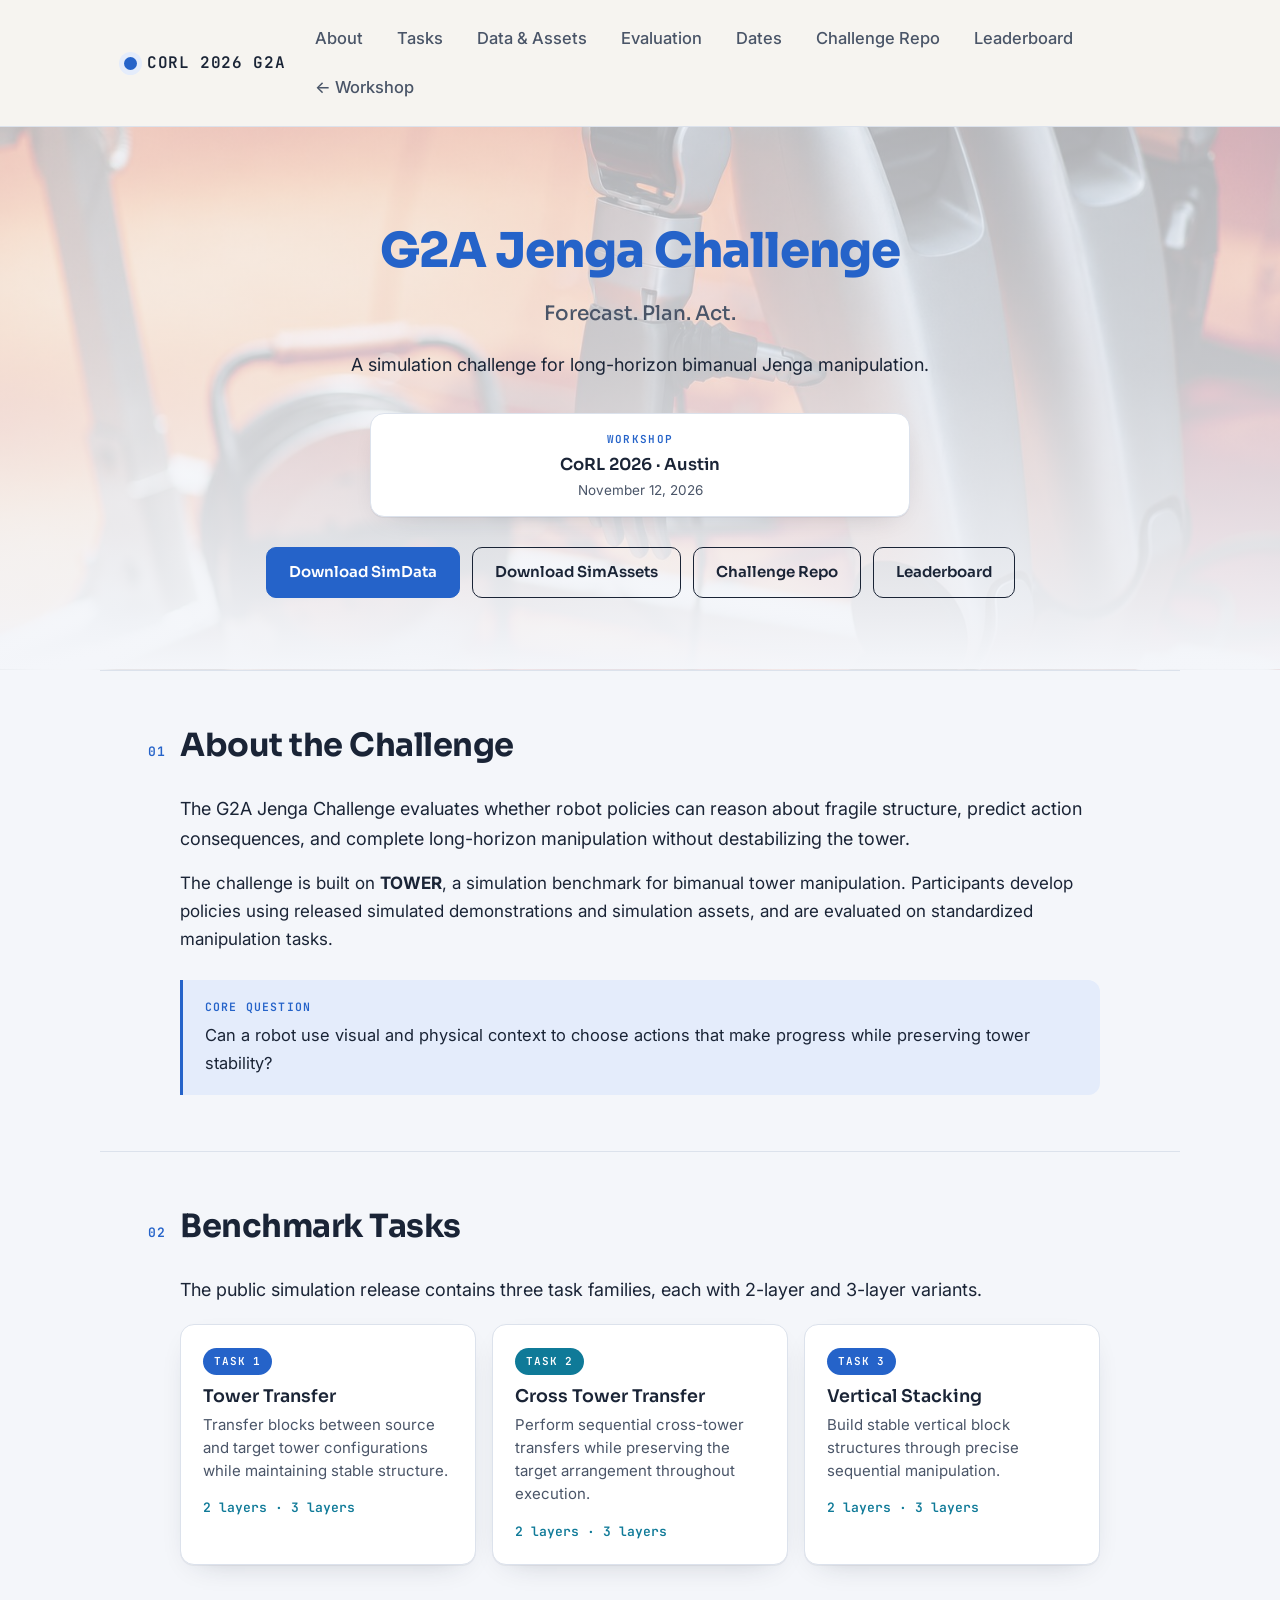
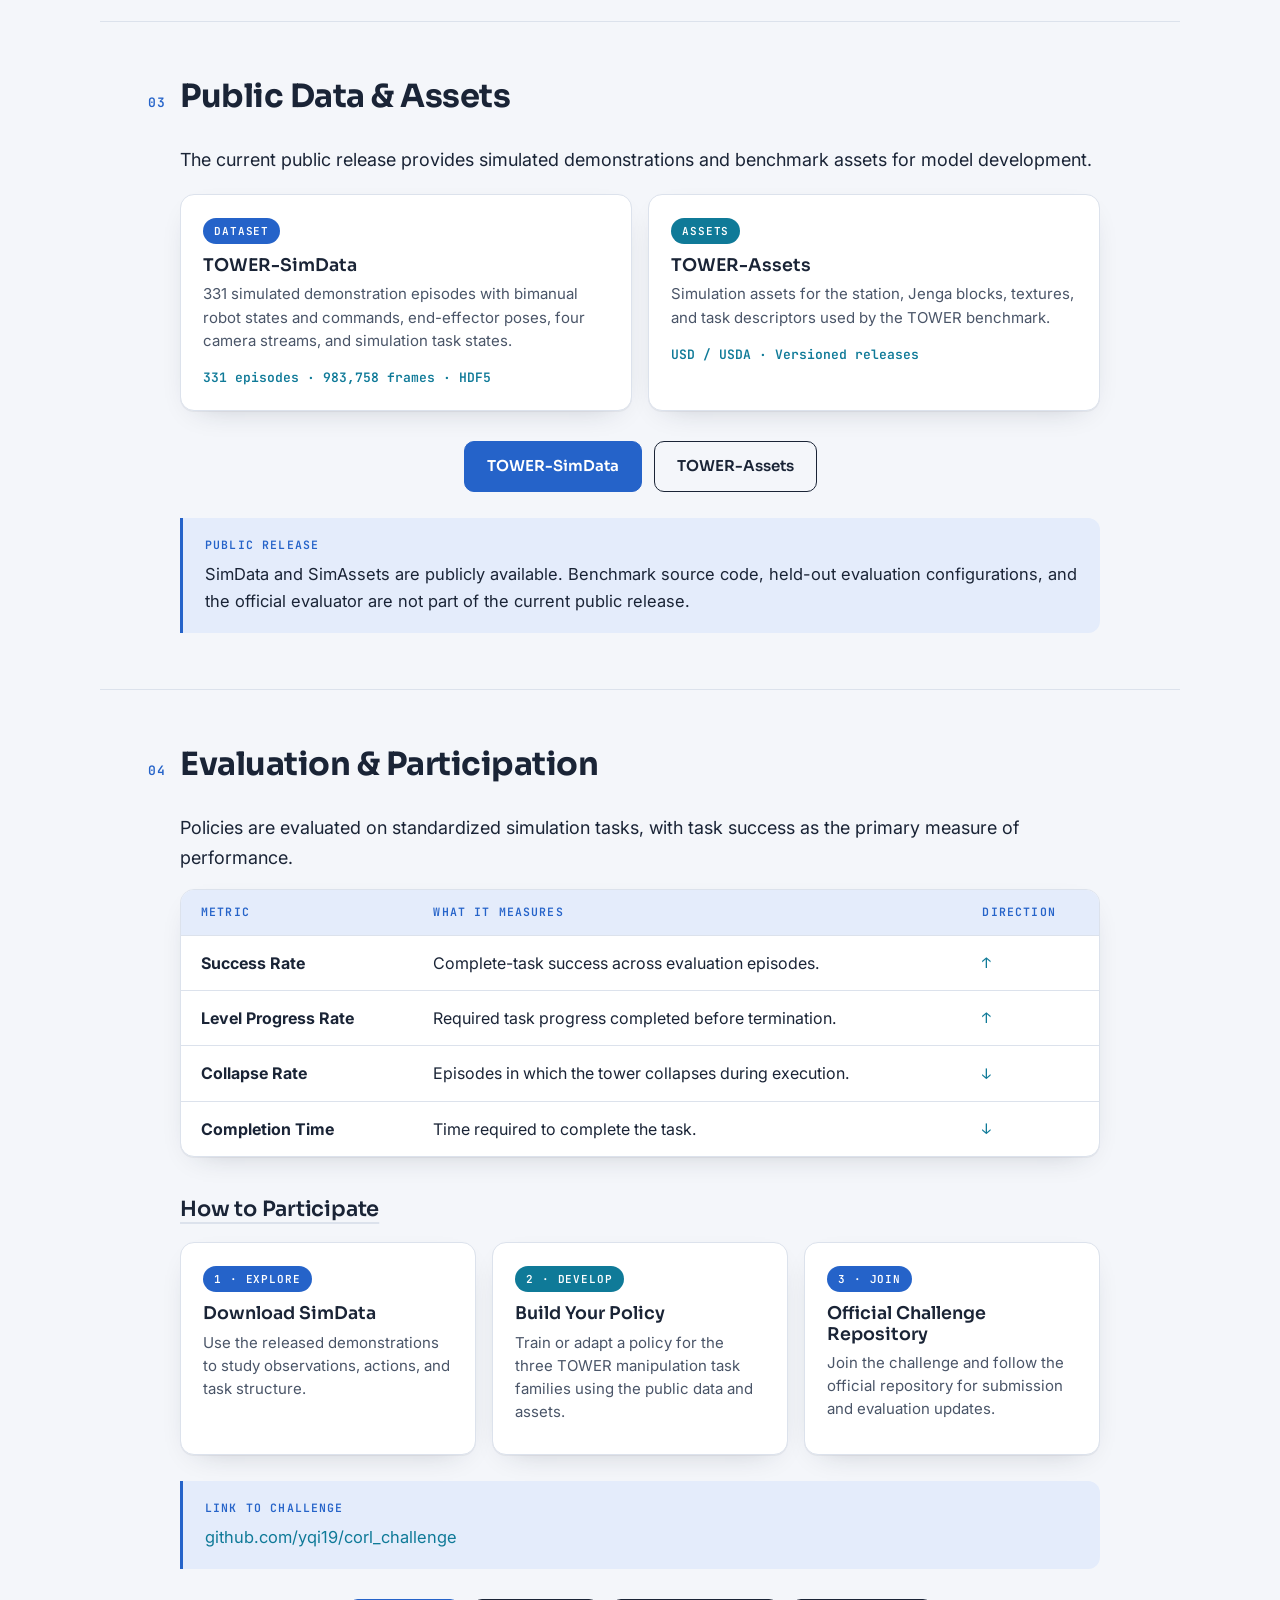
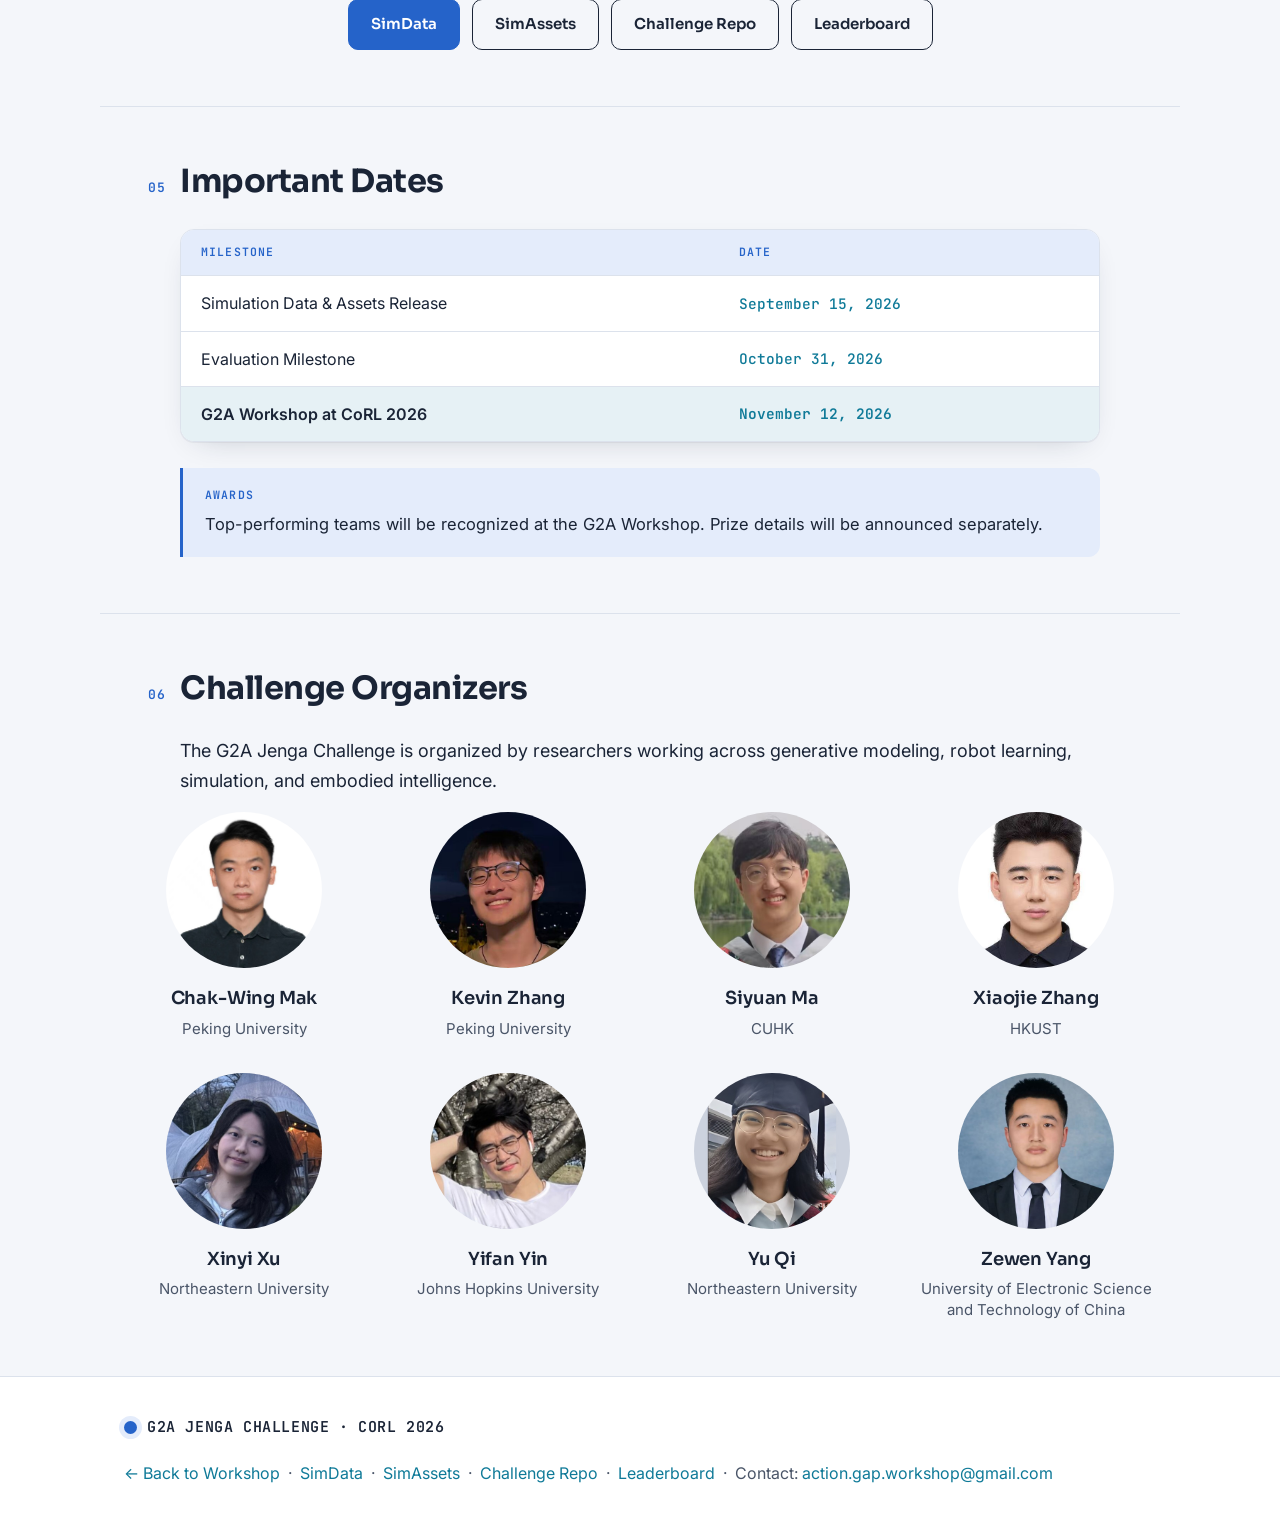
<file: challenge.html>
<!DOCTYPE html>
<html lang="en">

<head>

  <meta charset="UTF-8">

  <meta
    name="viewport"
    content="width=device-width, initial-scale=1.0"
  >

  <title>
    G2A Jenga Challenge | CoRL 2026
  </title>

  <meta
    name="description"
    content="G2A Jenga Challenge at CoRL 2026 — a simulation challenge for long-horizon bimanual Jenga manipulation, powered by TOWER."
  >

  <link
    rel="preconnect"
    href="https://fonts.googleapis.com"
  >

  <link
    rel="preconnect"
    href="https://fonts.gstatic.com"
    crossorigin
  >

  <link
    href="https://fonts.googleapis.com/css2?family=Sora:wght@400;500;600;700;800&family=Inter:wght@400;500;600;700&family=JetBrains+Mono:wght@400;500;600&display=swap"
    rel="stylesheet"
  >

  <link
    rel="stylesheet"
    href="assets/style.css"
  >

</head>


<body>


<!-- =========================================================
     TOP BAR
     ========================================================= -->

<nav>

  <div class="nav-inner">

    <a
      class="brand"
      href="index.html"
    >
      <span class="dot"></span>
      CoRL&nbsp;2026&nbsp;G2A
    </a>


    <div class="nav-links">

      <a href="#overview">
        About
      </a>

      <a href="#tasks">
        Tasks
      </a>

      <a href="#resources">
        Data &amp; Assets
      </a>

      <a href="#evaluation">
        Evaluation
      </a>

      <a href="#timeline">
        Dates
      </a>

      <a
        href="https://github.com/yqi19/corl_challenge"
        target="_blank"
        rel="noopener"
      >
        Challenge Repo
      </a>

      <a href="https://huggingface.co/spaces/tower-benchmark/TOWER-Leaderboard">
        Leaderboard
      </a>

      <a href="index.html">
        ← Workshop
      </a>

    </div>

  </div>

</nav>



<main>


  <!-- =========================================================
       HERO
       ========================================================= -->

  <header class="hero">

    <h1>
      <span class="g2a">
        G2A Jenga Challenge
      </span>
    </h1>


    <p class="sub">
      Forecast. Plan. Act.
    </p>


    <p
      class="lead"
      style="max-width: 820px; margin: 20px auto 0;"
    >
      A simulation challenge for long-horizon bimanual Jenga manipulation.
    </p>


    <!-- WORKSHOP CARD -->

    <div
      class="hero-facts"
      style="
        max-width: 540px;
        margin-left: auto;
        margin-right: auto;
        grid-template-columns: 1fr;
      "
    >

      <div
        class="fact"
        style="text-align: center;"
      >

        <span class="lbl">
          Workshop
        </span>

        <span class="val">
          CoRL 2026 · Austin
        </span>

        <span class="note">
          November 12, 2026
        </span>

      </div>

    </div>


    <div class="cta-row">

      <a
        href="https://huggingface.co/datasets/tower-benchmark/TOWER-SimData"
        class="btn btn-primary"
        target="_blank"
        rel="noopener"
      >
        Download SimData
      </a>


      <a
        href="https://huggingface.co/datasets/tower-benchmark/TOWER-Assets"
        class="btn btn-ghost"
        target="_blank"
        rel="noopener"
      >
        Download SimAssets
      </a>


      <a
        href="https://github.com/yqi19/corl_challenge"
        class="btn btn-ghost"
        target="_blank"
        rel="noopener"
      >
        Challenge Repo
      </a>


      <a
        href="https://huggingface.co/spaces/tower-benchmark/TOWER-Leaderboard"
        class="btn btn-ghost"
      >
        Leaderboard
      </a>

    </div>

  </header>



  <!-- =========================================================
       01 ABOUT THE CHALLENGE
       ========================================================= -->

  <section id="overview">

    <div class="sec-head">

      <span class="sec-num">
        01
      </span>

      <h2>
        About the Challenge
      </h2>

    </div>


    <p class="lead">
      The G2A Jenga Challenge evaluates whether robot policies can reason about
      fragile structure, predict action consequences, and complete long-horizon
      manipulation without destabilizing the tower.
    </p>


    <p class="prose">
      The challenge is built on <b>TOWER</b>, a simulation benchmark for
      bimanual tower manipulation. Participants develop policies using released
      simulated demonstrations and simulation assets, and are evaluated on
      standardized manipulation tasks.
    </p>


    <div class="callout">

      <span class="k">
        Core Question
      </span>

      <p>
        Can a robot use visual and physical context to choose actions that make
        progress while preserving tower stability?
      </p>

    </div>

  </section>



  <!-- =========================================================
       02 BENCHMARK TASKS
       ========================================================= -->

  <section id="tasks">

    <div class="sec-head">

      <span class="sec-num">
        02
      </span>

      <h2>
        Benchmark Tasks
      </h2>

    </div>


    <p class="lead">
      The public simulation release contains three task families, each with
      2-layer and 3-layer variants.
    </p>


    <div class="track-grid">


      <!-- TASK 1 -->

      <div class="track">

        <span class="tag">
          Task 1
        </span>

        <h4>
          Tower Transfer
        </h4>

        <p>
          Transfer blocks between source and target tower configurations while
          maintaining stable structure.
        </p>

        <span class="len">
          2 layers · 3 layers
        </span>

      </div>



      <!-- TASK 2 -->

      <div class="track">

        <span class="tag">
          Task 2
        </span>

        <h4>
          Cross Tower Transfer
        </h4>

        <p>
          Perform sequential cross-tower transfers while preserving the target
          arrangement throughout execution.
        </p>

        <span class="len">
          2 layers · 3 layers
        </span>

      </div>



      <!-- TASK 3 -->

      <div class="track">

        <span class="tag">
          Task 3
        </span>

        <h4>
          Vertical Stacking
        </h4>

        <p>
          Build stable vertical block structures through precise sequential
          manipulation.
        </p>

        <span class="len">
          2 layers · 3 layers
        </span>

      </div>


    </div>

  </section>



  <!-- =========================================================
       03 PUBLIC DATA & ASSETS
       ========================================================= -->

  <section id="resources">

    <div class="sec-head">

      <span class="sec-num">
        03
      </span>

      <h2>
        Public Data &amp; Assets
      </h2>

    </div>


    <p class="lead">
      The current public release provides simulated demonstrations and benchmark
      assets for model development.
    </p>


    <div class="track-grid">


      <!-- SIM DATA -->

      <div class="track">

        <span class="tag">
          Dataset
        </span>

        <h4>
          TOWER-SimData
        </h4>

        <p>
          331 simulated demonstration episodes with bimanual robot states and
          commands, end-effector poses, four camera streams, and simulation task
          states.
        </p>

        <span class="len">
          331 episodes · 983,758 frames · HDF5
        </span>

      </div>



      <!-- SIM ASSETS -->

      <div class="track">

        <span class="tag">
          Assets
        </span>

        <h4>
          TOWER-Assets
        </h4>

        <p>
          Simulation assets for the station, Jenga blocks, textures, and task
          descriptors used by the TOWER benchmark.
        </p>

        <span class="len">
          USD / USDA · Versioned releases
        </span>

      </div>


    </div>


    <div class="cta-row">

      <a
        href="https://huggingface.co/datasets/tower-benchmark/TOWER-SimData"
        class="btn btn-primary"
        target="_blank"
        rel="noopener"
      >
        TOWER-SimData
      </a>


      <a
        href="https://huggingface.co/datasets/tower-benchmark/TOWER-Assets"
        class="btn btn-ghost"
        target="_blank"
        rel="noopener"
      >
        TOWER-Assets
      </a>

    </div>


    <div class="callout">

      <span class="k">
        Public Release
      </span>

      <p>
        SimData and SimAssets are publicly available. Benchmark source code,
        held-out evaluation configurations, and the official evaluator are not
        part of the current public release.
      </p>

    </div>

  </section>



  <!-- =========================================================
       04 EVALUATION & PARTICIPATION
       ========================================================= -->

  <section id="evaluation">

    <div class="sec-head">

      <span class="sec-num">
        04
      </span>

      <h2>
        Evaluation &amp; Participation
      </h2>

    </div>


    <p class="lead">
      Policies are evaluated on standardized simulation tasks, with task success
      as the primary measure of performance.
    </p>


    <div class="dates-wrap">

      <table class="dates">

        <thead>

          <tr>

            <th>
              Metric
            </th>

            <th>
              What it measures
            </th>

            <th>
              Direction
            </th>

          </tr>

        </thead>


        <tbody>


          <tr>

            <td>
              <b>Success Rate</b>
            </td>

            <td>
              Complete-task success across evaluation episodes.
            </td>

            <td class="dt">
              &uarr;
            </td>

          </tr>



          <tr>

            <td>
              <b>Level Progress Rate</b>
            </td>

            <td>
              Required task progress completed before termination.
            </td>

            <td class="dt">
              &uarr;
            </td>

          </tr>



          <tr>

            <td>
              <b>Collapse Rate</b>
            </td>

            <td>
              Episodes in which the tower collapses during execution.
            </td>

            <td class="dt">
              &darr;
            </td>

          </tr>



          <tr>

            <td>
              <b>Completion Time</b>
            </td>

            <td>
              Time required to complete the task.
            </td>

            <td class="dt">
              &darr;
            </td>

          </tr>


        </tbody>

      </table>

    </div>



    <h3 class="sub-head">
      How to Participate
    </h3>


    <div class="track-grid">


      <!-- STEP 1 -->

      <div class="track">

        <span class="tag">
          1 · Explore
        </span>

        <h4>
          Download SimData
        </h4>

        <p>
          Use the released demonstrations to study observations, actions, and
          task structure.
        </p>

      </div>



      <!-- STEP 2 -->

      <div class="track">

        <span class="tag">
          2 · Develop
        </span>

        <h4>
          Build Your Policy
        </h4>

        <p>
          Train or adapt a policy for the three TOWER manipulation task
          families using the public data and assets.
        </p>

      </div>



      <!-- STEP 3 -->

      <div class="track">

        <span class="tag">
          3 · Join
        </span>

        <h4>
          Official Challenge Repository
        </h4>

        <p>
          Join the challenge and follow the official repository for submission
          and evaluation updates.
        </p>

      </div>


    </div>


    <div class="callout">

      <span class="k">
        Link to Challenge
      </span>

      <p>
        <a
          href="https://github.com/yqi19/corl_challenge"
          target="_blank"
          rel="noopener"
        >
          github.com/yqi19/corl_challenge
        </a>
      </p>

    </div>


    <div class="cta-row">

      <a
        href="https://huggingface.co/datasets/tower-benchmark/TOWER-SimData"
        class="btn btn-primary"
        target="_blank"
        rel="noopener"
      >
        SimData
      </a>


      <a
        href="https://huggingface.co/datasets/tower-benchmark/TOWER-Assets"
        class="btn btn-ghost"
        target="_blank"
        rel="noopener"
      >
        SimAssets
      </a>


      <a
        href="https://github.com/yqi19/corl_challenge"
        class="btn btn-ghost"
        target="_blank"
        rel="noopener"
      >
        Challenge Repo
      </a>


      <a
        href="https://huggingface.co/spaces/tower-benchmark/TOWER-Leaderboard"
        class="btn btn-ghost"
      >
        Leaderboard
      </a>

    </div>

  </section>



  <!-- =========================================================
       05 IMPORTANT DATES
       ========================================================= -->

  <section id="timeline">

    <div class="sec-head">

      <span class="sec-num">
        05
      </span>

      <h2>
        Important Dates
      </h2>

    </div>


    <div class="dates-wrap">

      <table class="dates">

        <thead>

          <tr>

            <th>
              Milestone
            </th>

            <th>
              Date
            </th>

          </tr>

        </thead>


        <tbody>


          <tr>

            <td>
              Simulation Data &amp; Assets Release
            </td>

            <td class="dt">
              September 15, 2026
            </td>

          </tr>



          <tr>

            <td>
              Evaluation Milestone
            </td>

            <td class="dt">
              October 31, 2026
            </td>

          </tr>



          <tr class="hl">

            <td>
              G2A Workshop at CoRL 2026
            </td>

            <td class="dt">
              November 12, 2026
            </td>

          </tr>


        </tbody>

      </table>

    </div>


    <div class="callout">

      <span class="k">
        Awards
      </span>

      <p>
        Top-performing teams will be recognized at the G2A Workshop.
        Prize details will be announced separately.
      </p>

    </div>

  </section>



  <!-- =========================================================
       06 CHALLENGE ORGANIZERS
       ========================================================= -->

  <section id="organizers">

    <div class="sec-head">

      <span class="sec-num">
        06
      </span>

      <h2>
        Challenge Organizers
      </h2>

    </div>


    <p class="lead">
      The G2A Jenga Challenge is organized by researchers working across
      generative modeling, robot learning, simulation, and embodied
      intelligence.
    </p>


    <div class="spk-grid org-grid">


      <!-- =====================================================
           CHAK-WING MAK
           ===================================================== -->

      <figure class="spk">

        <img
          src="assets/organizers/chak-wing-mak.jpg"
          alt="Chak-Wing Mak"
          width="156"
          height="156"
          loading="lazy"
        >

        <figcaption>

          <a
            class="nm"
            href="https://www.marco-mak.com/"
            target="_blank"
            rel="noopener"
          >
            Chak-Wing Mak
          </a>

          <span class="aff">
            Peking University
          </span>

        </figcaption>

      </figure>



      <!-- =====================================================
           KEVIN ZHANG
           ===================================================== -->

      <figure class="spk">

        <img
          src="assets/organizers/kevin-zhang.jpg"
          alt="Kevin Zhang"
          width="156"
          height="156"
          loading="lazy"
        >

        <figcaption>

          <a
            class="nm"
            href="https://scholar.google.com/citations?user=TJAXRy8AAAAJ&hl=en"
            target="_blank"
            rel="noopener"
          >
            Kevin Zhang
          </a>

          <span class="aff">
            Peking University
          </span>

        </figcaption>

      </figure>



      <!-- =====================================================
           SIYUAN MA
           ===================================================== -->

      <figure class="spk">

        <img
          src="assets/organizers/siyuan-ma.jpg"
          alt="Siyuan Ma"
          width="156"
          height="156"
          loading="lazy"
        >

        <figcaption>

          <a
            class="nm"
            href="https://SiyuanMaCS.github.io"
            target="_blank"
            rel="noopener"
          >
            Siyuan Ma
          </a>

          <span class="aff">
            CUHK
          </span>

        </figcaption>

      </figure>



      <!-- =====================================================
           XIAOJIE ZHANG
           ===================================================== -->

      <figure class="spk">

        <img
          src="assets/organizers/xiaojie-zhang.jpg"
          alt="Xiaojie Zhang"
          width="156"
          height="156"
          loading="lazy"
        >

        <figcaption>

          <a
            class="nm"
            href="https://scholar.google.com/citations?user=64F5aYMAAAAJ&hl=zh-CN"
            target="_blank"
            rel="noopener"
          >
            Xiaojie Zhang
          </a>

          <span class="aff">
            HKUST
          </span>

        </figcaption>

      </figure>



      <!-- =====================================================
           XINYI XU
           ===================================================== -->

      <figure class="spk">

        <img
          src="assets/organizers/xinyi-xu.jpg"
          alt="Xinyi Xu"
          width="156"
          height="156"
          loading="lazy"
        >

        <figcaption>

          <a
            class="nm"
            href="https://XinyiXu-0214.github.io"
            target="_blank"
            rel="noopener"
          >
            Xinyi Xu
          </a>

          <span class="aff">
            Northeastern University
          </span>

        </figcaption>

      </figure>



      <!-- =====================================================
           YIFAN YIN
           ===================================================== -->

      <figure class="spk">

        <img
          src="assets/organizers/yifan-yin.jpg"
          alt="Yifan Yin"
          width="156"
          height="156"
          loading="lazy"
        >

        <figcaption>

          <a
            class="nm"
            href="https://yifanyin11.github.io/"
            target="_blank"
            rel="noopener"
          >
            Yifan Yin
          </a>

          <span class="aff">
            Johns Hopkins University
          </span>

        </figcaption>

      </figure>



      <!-- =====================================================
           YU QI
           ===================================================== -->

      <figure class="spk">

        <img
          src="assets/organizers/yu-qi.jpg"
          alt="Yu Qi"
          width="156"
          height="156"
          loading="lazy"
        >

        <figcaption>

          <a
            class="nm"
            href="https://yqi19.github.io/"
            target="_blank"
            rel="noopener"
          >
            Yu Qi
          </a>

          <span class="aff">
            Northeastern University
          </span>

        </figcaption>

      </figure>



      <!-- =====================================================
           ZEWEN YANG
           ===================================================== -->

      <figure class="spk">

        <img
          src="assets/organizers/zewen-yang.jpg"
          alt="Zewen Yang"
          width="156"
          height="156"
          loading="lazy"
        >

        <figcaption>

          <a
            class="nm"
            href="https://github.com/Hnyquister"
            target="_blank"
            rel="noopener"
          >
            Zewen Yang
          </a>

          <span class="aff">
            University of Electronic Science and Technology of China
          </span>

        </figcaption>

      </figure>


    </div>

  </section>


</main>



<!-- =========================================================
     FOOTER
     ========================================================= -->

<footer>

  <div class="foot-inner">

    <div class="brand">

      <span class="dot"></span>

      G2A Jenga Challenge · CoRL 2026

    </div>


    <p>

      <a href="index.html">
        ← Back to Workshop
      </a>


      &nbsp;·&nbsp;


      <a
        href="https://huggingface.co/datasets/tower-benchmark/TOWER-SimData"
        target="_blank"
        rel="noopener"
      >
        SimData
      </a>


      &nbsp;·&nbsp;


      <a
        href="https://huggingface.co/datasets/tower-benchmark/TOWER-Assets"
        target="_blank"
        rel="noopener"
      >
        SimAssets
      </a>


      &nbsp;·&nbsp;


      <a
        href="https://github.com/yqi19/corl_challenge"
        target="_blank"
        rel="noopener"
      >
        Challenge Repo
      </a>


      &nbsp;·&nbsp;


      <a href="https://huggingface.co/spaces/tower-benchmark/TOWER-Leaderboard">
        Leaderboard
      </a>


      &nbsp;·&nbsp;


      Contact:


      <a href="mailto:action.gap.workshop@gmail.com">
        action.gap.workshop@gmail.com
      </a>

    </p>

  </div>

</footer>


</body>

</html>
</file>
<file: assets/style.css>
:root{
    --ink:#1a2436;          /* deep slate ink */
    --ink-soft:#4a5568;     /* muted slate */
    --paper:#f4f6fa;        /* cool slate-white */
    --paper-2:#ffffff;
    --line:#dce2ec;         /* soft slate line */
    --accent:#2563c9;       /* academic royal blue */
    --accent-2:#0f7a98;     /* deep cyan grounding */
    --accent-soft:#e4ecfb;  /* pale blue wash */
    --teal-soft:#e6f1f5;    /* pale cyan wash */
    --shadow:0 1px 0 rgba(26,36,54,.05), 0 10px 30px -18px rgba(26,36,54,.30);
    --maxw:1080px;
    --prose:920px;          /* shared measure so centered text columns align */
  }
  *{box-sizing:border-box;}
  html{scroll-behavior:smooth;scroll-padding-top:88px;}
  body{
    margin:0;
    background:var(--paper);
    color:var(--ink);
    font-family:'Inter',system-ui,sans-serif;
    font-size:17px;
    line-height:1.65;
    -webkit-font-smoothing:antialiased;
  }
  a{color:var(--accent-2);text-decoration:none;}
  a:hover{text-decoration:underline;}
  h1,h2,h3,h4{font-family:'Sora',sans-serif;line-height:1.15;color:var(--ink);}

  /* ---------- nav ---------- */
  nav{
    position:sticky;top:0;z-index:50;
    background:rgba(246,244,238,.88);
    backdrop-filter:blur(10px);
    border-bottom:1px solid var(--line);
  }
  .nav-inner{
    max-width:var(--maxw);margin:0 auto;padding:17px 24px;
    display:flex;align-items:center;justify-content:space-between;gap:16px;
  }
  .brand{
    font-family:'JetBrains Mono',monospace;font-weight:600;font-size:16px;
    letter-spacing:.04em;color:var(--ink);text-transform:uppercase;
    display:flex;align-items:center;gap:10px;
  }
  .brand .dot{width:13px;height:13px;border-radius:50%;background:var(--accent);
    box-shadow:0 0 0 5px var(--accent-soft);}
  /* brand is a link home now — keep it looking like the wordmark, not a link */
  a.brand{text-decoration:none;}
  a.brand:hover{text-decoration:none;color:var(--accent);}
  .nav-links{display:flex;gap:6px;flex-wrap:wrap;}
  .nav-links a{
    font-size:16.5px;font-weight:500;color:var(--ink-soft);
    padding:8px 14px;border-radius:999px;transition:.15s;
  }
  .nav-links a:hover{background:var(--accent-soft);color:var(--accent);text-decoration:none;}
  .nav-toggle{display:none;background:none;border:1px solid var(--line);border-radius:8px;
    padding:6px 10px;font-size:18px;cursor:pointer;color:var(--ink);}

  /* ---------- hero ---------- */
  header.hero{
    /* full-bleed cover photo; the light gradient keeps the dark text readable
       and fades the image into the page background at the bottom */
    max-width:none;margin:0 auto;padding:96px 24px 72px;
    position:relative;text-align:center;
    background-image:
      linear-gradient(180deg,
        rgba(244,246,250,.72) 0%,
        rgba(244,246,250,.80) 45%,
        rgba(244,246,250,.95) 88%,
        rgba(244,246,250,1) 100%),
      url('cover.jpg');
    background-size:cover;
    background-position:center 42%;
  }
  /* hero content stays on the normal page measure even though the photo is full width */
  header.hero > *{max-width:var(--maxw);margin-left:auto;margin-right:auto;}
  .hero h1{
    font-size:clamp(27px,4.2vw,48px);font-weight:800;letter-spacing:-.02em;
    margin:0 auto 6px;max-width:22ch;
  }
  .hero h1 .g2a{color:var(--accent);}
  .hero .sub{
    font-size:clamp(17px,2.1vw,20px);color:var(--ink-soft);font-weight:500;
    max-width:64ch;margin:18px auto 0;font-family:'Sora',sans-serif;
  }

  /* ---------- hero facts (time & location) ---------- */
  .hero-facts{
    display:grid;grid-template-columns:repeat(auto-fit,minmax(210px,1fr));
    gap:14px;margin:34px auto 0;max-width:900px;text-align:left;
  }
  .fact{
    background:var(--paper-2);border:1px solid var(--line);border-radius:14px;
    padding:16px 18px;box-shadow:var(--shadow);
  }
  .fact .lbl{
    font-family:'JetBrains Mono',monospace;font-size:11px;font-weight:600;
    letter-spacing:.12em;text-transform:uppercase;color:var(--accent);
    display:block;margin-bottom:6px;
  }
  .fact .val{font-family:'Sora',sans-serif;font-weight:600;font-size:16.5px;color:var(--ink);display:block;line-height:1.3;}
  .fact .note{font-size:13.5px;color:var(--ink-soft);display:block;margin-top:5px;line-height:1.45;}
  .cta-row{display:flex;flex-wrap:wrap;gap:12px;margin-top:30px;justify-content:center;}
  .btn{
    font-family:'Sora',sans-serif;font-weight:600;font-size:15px;
    padding:12px 22px;border-radius:10px;border:1.5px solid var(--ink);
    transition:.16s;cursor:pointer;display:inline-flex;align-items:center;gap:8px;
  }
  .btn-primary{background:var(--accent);border-color:var(--accent);color:#fff;}
  .btn-primary:hover{background:#1d4fa3;border-color:#1d4fa3;color:#fff;text-decoration:none;}
  .btn-ghost{background:transparent;color:var(--ink);}
  .btn-ghost:hover{background:var(--ink);color:var(--paper);text-decoration:none;}
  .btn .icon{width:19px;height:19px;flex:none;}

  /* ---------- section frame ---------- */
  section{max-width:var(--maxw);margin:0 auto;padding:56px 24px;border-top:1px solid var(--line);}
  /* every block inside a section shares the prose column, so sub-heads, lists,
     grids and tables all start on the same left edge as the body text */
  section > *{max-width:var(--prose);margin-left:auto;margin-right:auto;}
  /* Sized to the prose column and shifted left by exactly the number gutter
     (18px + 14px gap), so the TITLE — not the number — sits on the paragraph's
     left edge. The shift collapses to 0 once the viewport is too narrow to
     hang the number in the margin. */
  .sec-head{
    display:flex;align-items:baseline;gap:14px;
    width:min(100%,var(--prose));margin:0 auto 30px;
    position:relative;
    left:calc(-1 * min(32px, max(0px, (100% - var(--prose)) / 2)));
  }
  .sec-num{
    font-family:'JetBrains Mono',monospace;font-size:13px;font-weight:600;
    color:var(--accent);letter-spacing:.05em;
    flex:0 0 18px;
  }
  .sec-head h2{font-size:clamp(23px,3vw,32px);font-weight:700;letter-spacing:-.015em;margin:0;}
  /* body prose sits in a centered column; text itself stays flush left */
  .lead{font-size:18px;color:var(--ink);max-width:var(--prose);margin-left:auto;margin-right:auto;}
  .prose{max-width:var(--prose);margin-left:auto;margin-right:auto;}
  p{margin:0 0 16px;}
  .sub-head{
    font-family:'Sora',sans-serif;font-size:21px;font-weight:600;
    letter-spacing:-.01em;color:var(--ink);line-height:1.2;
    margin:40px auto 18px;
    text-decoration:underline;text-decoration-thickness:1.5px;text-underline-offset:6px;
    text-decoration-color:var(--line);
  }

  /* ---------- callout ---------- */
  .callout{
    border-left:3px solid var(--accent);background:var(--accent-soft);
    border-radius:0 12px 12px 0;padding:18px 22px;margin:26px auto 0;max-width:var(--prose);
  }
  .callout .k{
    font-family:'JetBrains Mono',monospace;font-size:11.5px;font-weight:600;
    letter-spacing:.1em;text-transform:uppercase;color:var(--accent);display:block;margin-bottom:6px;
  }
  .callout p{margin:0;font-size:16.5px;}

  /* ---------- topics list ---------- */
  /* bullet sits on the prose edge, in line with the sub-head above it;
     text is indented and wrapped lines hang to that same indent */
  .topic-list{list-style:none;padding-left:0;margin:0 auto;max-width:var(--prose);}
  .topic-list li{
    position:relative;padding-left:26px;
    margin-bottom:16px;font-size:16.5px;line-height:1.7;color:var(--ink);
  }
  .topic-list li:last-child{margin-bottom:0;}
  .topic-list li::before{content:"•";position:absolute;left:3px;top:0;color:var(--ink-soft);}
  .topic-list li b{font-weight:700;}

  /* ---------- schedule ---------- */
  .sched{border:1px solid var(--line);border-radius:14px;overflow:hidden;background:var(--paper-2);box-shadow:var(--shadow);}
  .sched-row{display:grid;grid-template-columns:170px 1fr;border-top:1px solid var(--line);}
  .sched-row:first-child{border-top:none;}
  .sched-row .t{
    font-family:'JetBrains Mono',monospace;font-size:13.5px;font-weight:500;
    color:var(--accent-2);padding:16px 18px;background:var(--teal-soft);
    display:flex;align-items:center;
  }
  .sched-row .d{padding:16px 18px;font-size:16px;}
  .sched-row .d b{font-weight:600;}
  .sched-tag{
    font-family:'JetBrains Mono',monospace;font-size:11.5px;letter-spacing:.04em;
    text-transform:uppercase;color:var(--accent);font-weight:600;
    display:block;margin-bottom:2px;
  }
  .sched-note{font-size:14px;color:var(--ink-soft);margin-top:18px;font-style:italic;text-align:center;}

  /* ---------- organizers ---------- */
  /* same figure treatment as speakers, 5 across since there are fourteen */
  .org-grid{grid-template-columns:repeat(5,1fr);gap:32px 20px;}
  @media(max-width:960px){.org-grid{grid-template-columns:repeat(3,1fr);}}
  @media(max-width:640px){.org-grid{grid-template-columns:repeat(2,1fr);}}
  /* stand-in for the few organizers whose photo we do not have yet */
  .ph-fallback{
    width:156px;height:156px;border-radius:50%;margin:0 auto 16px;
    display:flex;align-items:center;justify-content:center;
    font-family:'Sora',sans-serif;font-weight:700;font-size:40px;color:#fff;
    background:linear-gradient(135deg,var(--accent),#5b8de8);
  }
  .spk:nth-child(even) .ph-fallback{background:linear-gradient(135deg,var(--accent-2),#3ba6c2);}
  /* ---------- invited speakers ---------- */
  .spk-grid{display:grid;grid-template-columns:repeat(4,1fr);gap:34px 24px;margin-top:10px;}
  section > .spk-grid{max-width:none;}
  @media(max-width:860px){.spk-grid{grid-template-columns:repeat(2,1fr);}}
  @media(max-width:460px){.spk-grid{grid-template-columns:1fr;}}
  .spk{margin:0;text-align:center;}
  .spk img{
    width:156px;height:156px;border-radius:50%;object-fit:cover;
    display:block;margin:0 auto 16px;background:var(--paper-2);
  }
  .spk .nm{
    display:block;font-family:'Sora',sans-serif;font-size:18px;font-weight:600;
    color:var(--ink);letter-spacing:-.01em;margin-bottom:4px;
  }
  .spk .aff{display:block;font-size:15px;color:var(--ink-soft);line-height:1.4;}

  /* ---------- call for papers ---------- */
  .cfp-box{
    background:var(--ink);color:var(--paper);border-radius:16px;padding:30px 32px;
    margin-top:20px;
  }
  .cfp-box h3{color:#fff;font-size:21px;margin:0 0 12px;}
  .cfp-box p{color:#d3ddea;margin:0 0 12px;}
  .cfp-box p:last-child{margin-bottom:0;}
  .cfp-box a{color:#9dc1f5;}
  .track-grid{display:grid;grid-template-columns:repeat(auto-fit,minmax(280px,1fr));gap:16px;margin-top:20px;}
  .track{
    background:var(--paper-2);border:1px solid var(--line);border-radius:14px;
    padding:20px 22px;box-shadow:var(--shadow);
  }
  .track .tag{
    font-family:'JetBrains Mono',monospace;font-size:11px;font-weight:600;
    letter-spacing:.08em;text-transform:uppercase;color:#fff;background:var(--accent);
    border-radius:999px;padding:4px 11px;display:inline-block;margin-bottom:11px;
  }
  .track:nth-child(2) .tag{background:var(--accent-2);}
  .track h4{font-size:17.5px;margin:0 0 7px;font-weight:600;}
  .track p{font-size:15px;color:var(--ink-soft);margin:0 0 10px;line-height:1.55;}
  .track .len{
    font-family:'JetBrains Mono',monospace;font-size:13px;color:var(--accent-2);font-weight:600;
  }

  .dates-wrap{border:1px solid var(--line);border-radius:14px;overflow:hidden;
    background:var(--paper-2);box-shadow:var(--shadow);}
  table.dates{width:100%;border-collapse:collapse;}
  table.dates th{
    font-family:'JetBrains Mono',monospace;font-size:11.5px;font-weight:600;
    letter-spacing:.1em;text-transform:uppercase;color:var(--accent);
    text-align:left;padding:13px 20px;background:var(--accent-soft);
    border-bottom:1px solid var(--line);
  }
  table.dates td{padding:14px 20px;border-bottom:1px solid var(--line);font-size:16px;}
  table.dates tr:last-child td{border-bottom:none;}
  table.dates td.dt{
    font-family:'JetBrains Mono',monospace;font-size:14.5px;font-weight:500;color:var(--accent-2);
    white-space:nowrap;
  }
  table.dates tr.hl td{background:var(--teal-soft);font-weight:600;}
  .dates-note{font-size:14px;color:var(--ink-soft);margin-top:14px;font-style:italic;text-align:center;}

  /* ---------- footer ---------- */
  footer{border-top:1px solid var(--line);background:var(--paper-2);}
  .foot-inner{max-width:var(--maxw);margin:0 auto;padding:38px 24px;
    display:flex;flex-wrap:wrap;justify-content:space-between;gap:20px;align-items:center;}
  .foot-inner .brand{font-size:15px;}
  .foot-inner p{font-size:16px;color:var(--ink-soft);margin:0;}
  .sponsor{display:flex;align-items:center;gap:12px;font-size:16px;color:var(--ink-soft);}
  /* wordmark inherits colour via currentColor on its paths */
  .lambda-logo{width:auto;display:block;}
  .sponsor .lambda-logo{height:38px;color:var(--ink);}
  .sponsor a{display:inline-flex;color:var(--ink);text-decoration:none;transition:color .16s;}
  .sponsor a:hover{color:var(--accent);text-decoration:none;}

  /* ---------- sponsor section ---------- */
  .sponsor-block{text-align:center;margin-top:6px;}
  .sponsor-mark{display:inline-block;color:var(--ink);transition:color .16s;}
  .sponsor-mark:hover{color:var(--accent);text-decoration:none;}
  .sponsor-mark .lambda-logo{height:66px;}
  .sponsor-block p{margin:28px auto 0;font-size:16.5px;color:var(--ink-soft);max-width:var(--prose);text-align:left;}
  @media(max-width:600px){.sponsor-mark .lambda-logo{height:48px;}}

  /* ---------- responsive ---------- */
  @media(max-width:720px){
    .nav-links{
      display:none;position:absolute;top:100%;left:0;right:0;
      flex-direction:column;background:var(--paper);border-bottom:1px solid var(--line);
      padding:10px 16px;gap:2px;
    }
    .nav-links.open{display:flex;}
    .nav-toggle{display:block;}
    .sched-row{grid-template-columns:1fr;}
    .sched-row .t{background:var(--teal-soft);}
    header.hero{padding:52px 24px 40px;}
    .dates-wrap{overflow-x:auto;}
    .cfp-box{padding:24px 22px;}
  }

  /* ---------- multi-page nav ---------- */
  /* the current page's pill stays filled, including under :hover */
  .nav-links a.active,
  .nav-links a.active:hover{background:var(--accent);color:#fff;}
  /* a page whose first element is a section sits right under the nav bar,
     so drop the rule that would double up with the nav's bottom border */
  main > section:first-child{border-top:none;padding-top:64px;}

  /* day-of location highlight */
  .where-banner{display:flex;flex-wrap:wrap;align-items:center;gap:8px 18px;margin:0 0 26px;
    padding:16px 22px;border-radius:14px;color:#fff;
    background:linear-gradient(100deg,var(--accent),var(--accent-2));
    box-shadow:0 12px 28px -16px rgba(37,99,201,.7);}
  .where-banner .wb-k{font-size:12.5px;font-weight:700;letter-spacing:.14em;text-transform:uppercase;
    background:rgba(255,255,255,.2);padding:4px 10px;border-radius:999px;}
  .where-banner .wb-v{font-family:'Sora',sans-serif;font-weight:700;font-size:clamp(20px,2.6vw,26px);}
  .where-banner .wb-t{font-size:15px;opacity:.92;}
  .where-banner .wb-z{margin-left:auto;background:#fff;color:var(--accent);font-weight:700;
    padding:8px 16px;border-radius:999px;font-size:15px;}
  .where-banner .wb-z:hover{text-decoration:none;opacity:.9;}
  @media (max-width:640px){.where-banner .wb-z{margin-left:0;}}

  .sched-row .d .talk-title{display:block;margin-top:4px;font-style:italic;color:var(--ink-soft);font-size:15px;line-height:1.4;}
</file>
